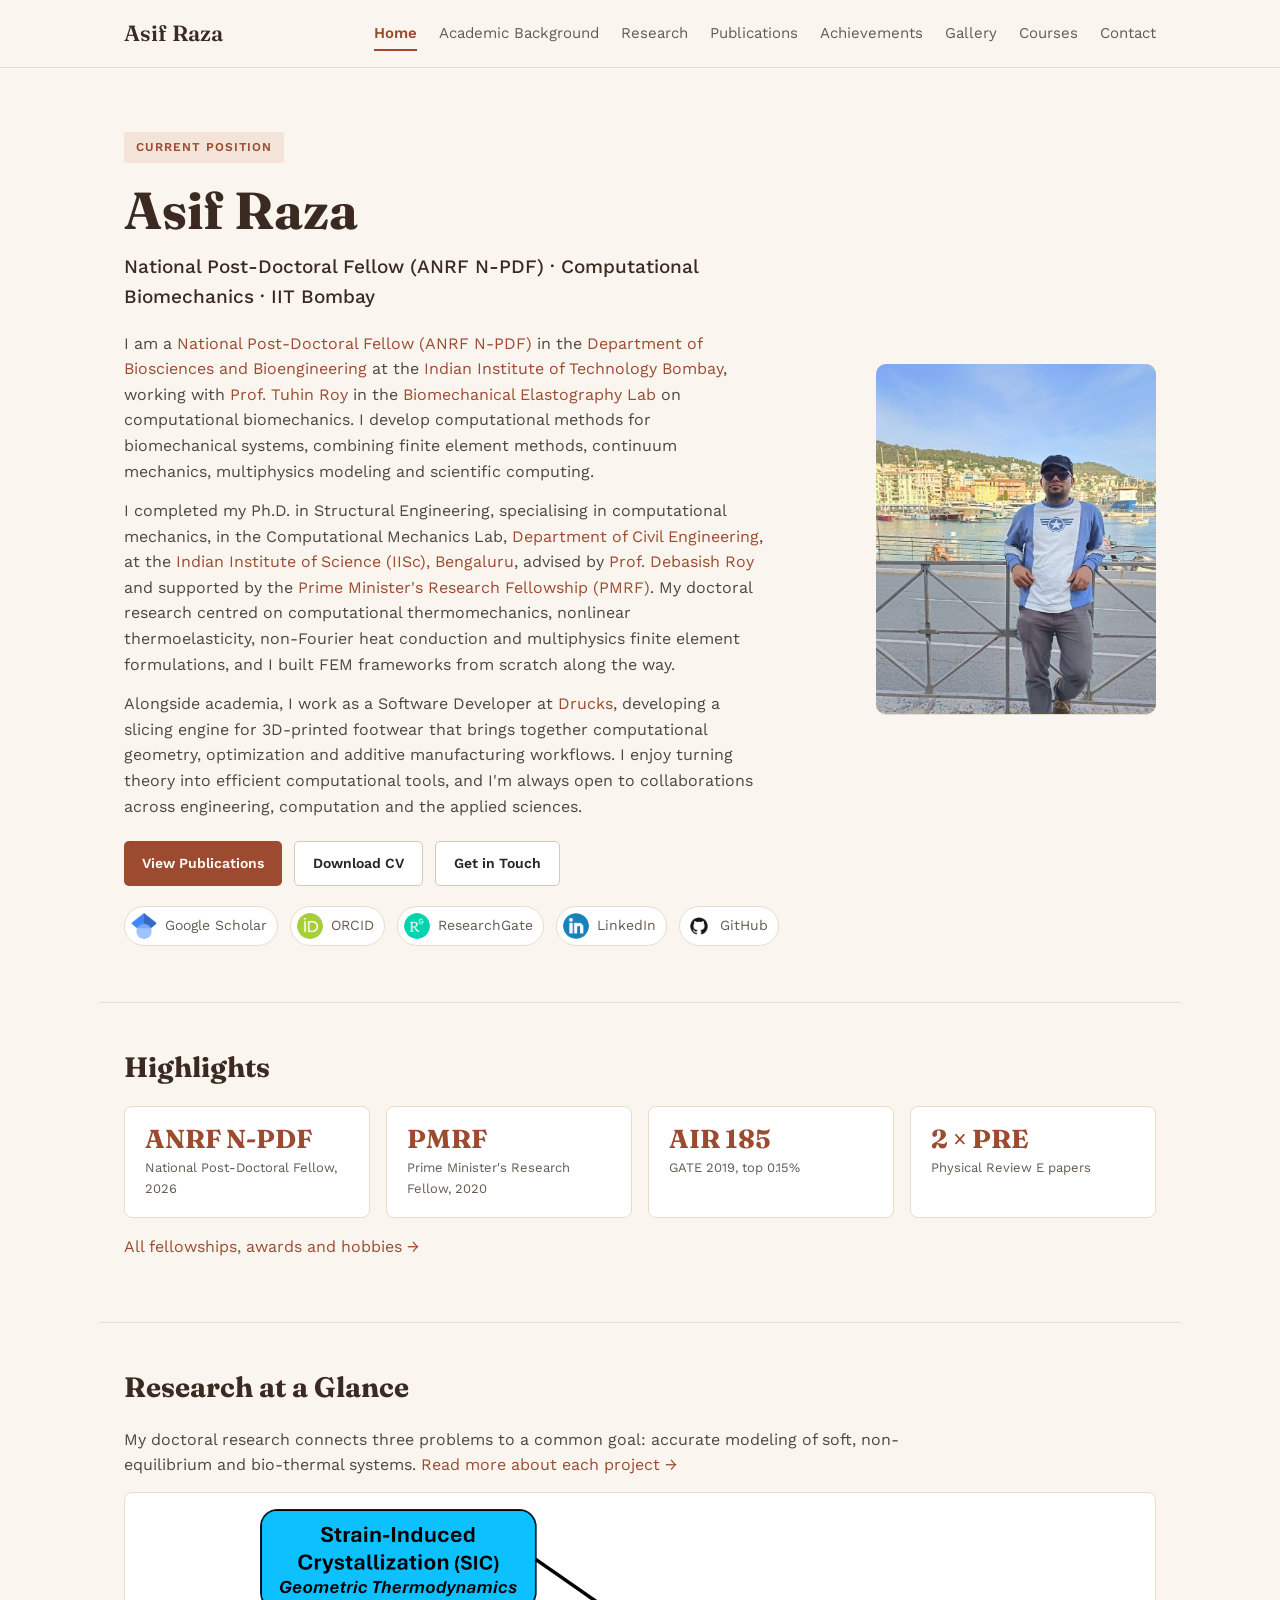
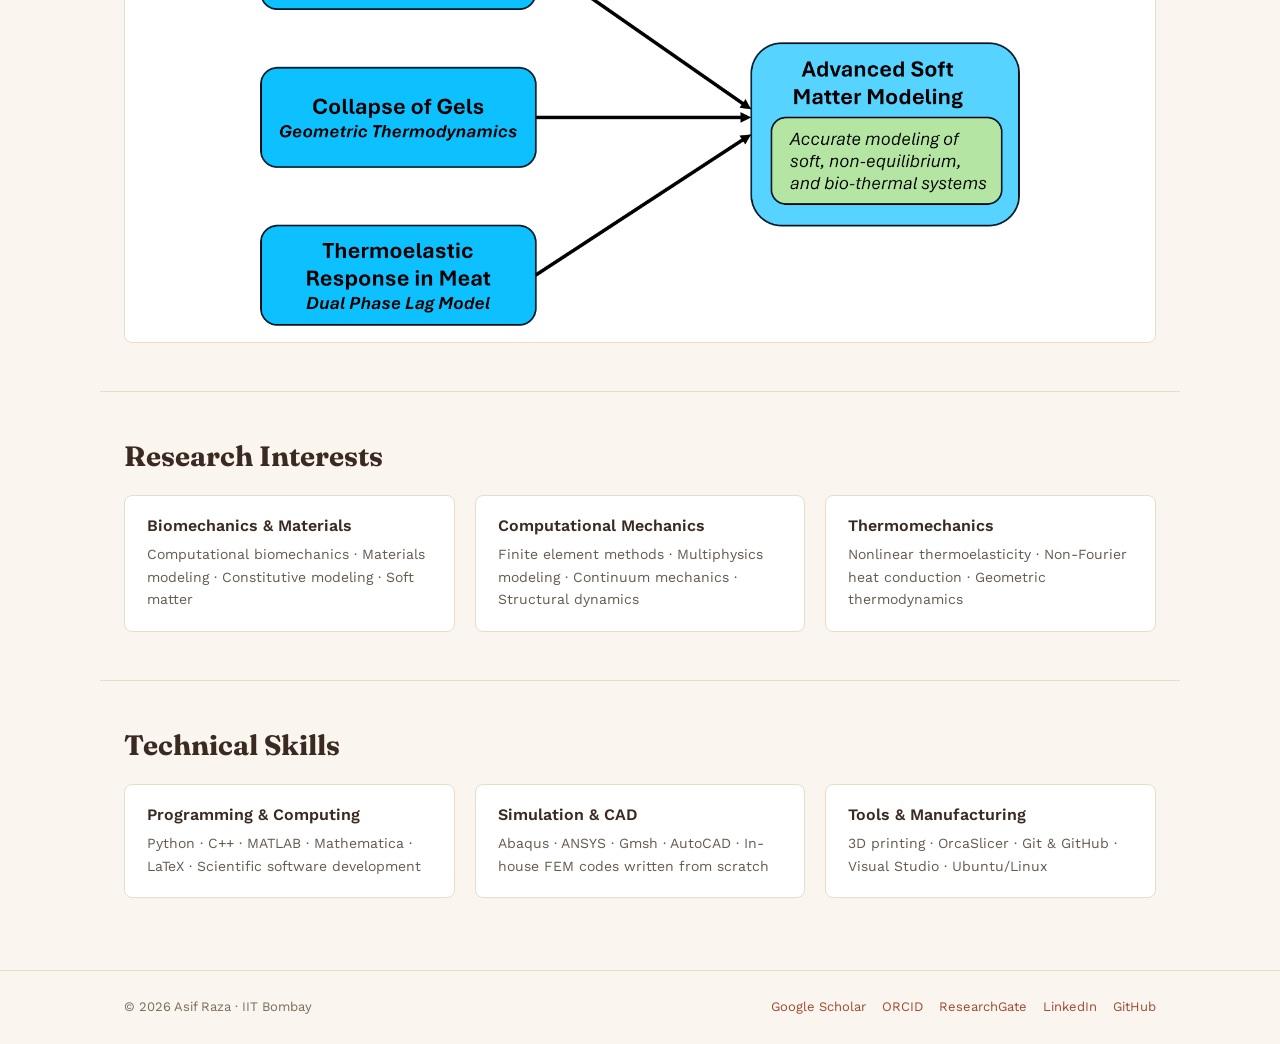
<file: index.html>
<!doctype html>
<html lang="en">
<head>
<meta charset="utf-8">
<meta name="viewport" content="width=device-width, initial-scale=1">
<title>Asif Raza</title>
<meta name="description" content="Asif Raza: National Post-Doctoral Fellow (ANRF N-PDF) in computational biomechanics, Department of Biosciences and Bioengineering, IIT Bombay.">
<link rel="icon" href="favicon.svg" type="image/svg+xml">
<link rel="stylesheet" href="styles.css">
</head>
<body>

<!-- ===== TOP MENU (same on every page) ===== -->
<header class="site-header">
  <nav class="nav" aria-label="Main">
    <a class="brand" href="index.html">Asif Raza</a>
    <div class="nav-links">
      <a href="index.html" class="active" aria-current="page">Home</a>
      <a href="academic-background.html">Academic Background</a>
      <a href="research.html">Research</a>
      <a href="publications.html">Publications</a>
      <a href="achievements.html">Achievements</a>
      <a href="gallery.html">Gallery</a>
      <a href="courses.html">Courses</a>
      <a href="contact.html">Contact</a>
    </div>
  </nav>
</header>

<main>

<!-- ===== HERO: name, position, short intro, photo ===== -->
<section class="hero">
  <div>
    <div class="tag">Current Position</div>
    <h1>Asif Raza</h1>
    <p class="subtitle">National Post-Doctoral Fellow (ANRF N-PDF) · Computational Biomechanics · IIT Bombay</p>
    <p>
      I am a <a href="https://anrfonline.in/ANRF/npdf" target="_blank" rel="noopener">National Post-Doctoral Fellow (ANRF N-PDF)</a> in the
      <a href="https://www.bio.iitb.ac.in/" target="_blank" rel="noopener">Department of Biosciences and Bioengineering</a> at the
      <a href="https://www.iitb.ac.in/" target="_blank" rel="noopener">Indian Institute of Technology Bombay</a>, working with <a href="https://www.bio.iitb.ac.in/~tuhinroy/" target="_blank" rel="noopener">Prof. Tuhin Roy</a> in the
      <a href="https://www.bio.iitb.ac.in/~tuhinroy/" target="_blank" rel="noopener">Biomechanical Elastography Lab</a> on
      computational biomechanics. I develop computational methods for biomechanical systems, combining
      finite element methods, continuum mechanics, multiphysics modeling and scientific computing.
    </p>
    <p>
      I completed my Ph.D. in Structural Engineering, specialising in computational mechanics, in the
      Computational Mechanics Lab, <a href="https://www.civil.iisc.ac.in/" target="_blank" rel="noopener">Department of Civil Engineering</a>, at the
      <a href="https://www.iisc.ac.in/" target="_blank" rel="noopener">Indian Institute of Science (IISc), Bengaluru</a>, advised by <a href="https://civil.iisc.ac.in/~royd/" target="_blank" rel="noopener">Prof. Debasish Roy</a>
      and supported by the <a href="https://pmrf.in/" target="_blank" rel="noopener">Prime Minister's Research Fellowship (PMRF)</a>. My doctoral research
      centred on computational thermomechanics, nonlinear thermoelasticity, non-Fourier heat conduction and
      multiphysics finite element formulations, and I built FEM frameworks from scratch along the way.
    </p>
    <p>
      Alongside academia, I work as a Software Developer at <a href="academic-background.html#drucks">Drucks</a>,
      developing a slicing engine for 3D-printed footwear that brings together computational geometry,
      optimization and additive manufacturing workflows. I enjoy turning theory into efficient computational
      tools, and I'm always open to collaborations across engineering, computation and the applied sciences.
    </p>
    <div class="btn-row">
      <a href="publications.html" class="btn btn-primary">View Publications</a>
      <!-- CV: upload your CV to the repository as cv.pdf and this button will work -->
      <a href="cv.pdf" class="btn btn-ghost" target="_blank" rel="noopener">Download CV</a>
      <a href="contact.html" class="btn btn-ghost">Get in Touch</a>
    </div>
    <div class="social">
        <a href="https://scholar.google.com/citations?user=yoYc0-4AAAAJ&hl=en" target="_blank" rel="noopener"><img src="images/logos/google-scholar.png" alt="">Google Scholar</a>
        <a href="https://orcid.org/0000-0002-0354-5394" target="_blank" rel="noopener"><img src="images/logos/orcid.png" alt="">ORCID</a>
        <a href="https://www.researchgate.net/profile/Asif-Raza-32" target="_blank" rel="noopener"><img src="images/logos/researchgate.png" alt="">ResearchGate</a>
        <a href="https://www.linkedin.com/in/asifraza-iisc" target="_blank" rel="noopener"><img src="images/logos/linkedin.png" alt="">LinkedIn</a>
        <a href="https://github.com/asifraza5283" target="_blank" rel="noopener"><img src="images/logos/github.png" alt="">GitHub</a>
      </div>
  </div>
  <div class="profile-photo">
    <img src="images/profile.jpg" alt="Asif Raza">
  </div>
</section>

<!-- ===== HIGHLIGHTS ===== -->
<section class="section">
  <h2>Highlights</h2>
  <div class="stats">
    <a class="stat" href="achievements.html#fellowships"><span class="stat-big">ANRF N-PDF</span><span class="stat-small">National Post-Doctoral Fellow, 2026</span></a>
    <a class="stat" href="achievements.html#fellowships"><span class="stat-big">PMRF</span><span class="stat-small">Prime Minister's Research Fellow, 2020</span></a>
    <a class="stat" href="achievements.html#distinctions"><span class="stat-big">AIR 185</span><span class="stat-small">GATE 2019, top 0.15%</span></a>
    <a class="stat" href="publications.html"><span class="stat-big">2 × PRE</span><span class="stat-small">Physical Review E papers</span></a>
  </div>
  <p style="margin-top:16px;"><a href="achievements.html">All fellowships, awards and hobbies →</a></p>
</section>

<!-- ===== RESEARCH AT A GLANCE ===== -->
<section class="section">
  <h2>Research at a Glance</h2>
  <p>My doctoral research connects three problems to a common goal: accurate modeling of soft,
  non-equilibrium and bio-thermal systems. <a href="research.html">Read more about each project →</a></p>
  <div class="figure-wide">
    <img src="images/research/phd-research-summary.png" alt="Diagram: strain-induced crystallization, collapse of gels and thermoelastic response with the dual phase lag model, all feeding into advanced soft matter modeling">
  </div>
</section>

<!-- ===== RESEARCH INTERESTS ===== -->
<section class="section">
  <h2>Research Interests</h2>
  <div class="grid-3">
    <div class="card">
      <h3>Biomechanics &amp; Materials</h3>
      <p>Computational biomechanics · Materials modeling · Constitutive modeling · Soft matter</p>
    </div>
    <div class="card">
      <h3>Computational Mechanics</h3>
      <p>Finite element methods · Multiphysics modeling · Continuum mechanics · Structural dynamics</p>
    </div>
    <div class="card">
      <h3>Thermomechanics</h3>
      <p>Nonlinear thermoelasticity · Non-Fourier heat conduction · Geometric thermodynamics</p>
    </div>
  </div>
</section>

<!-- ===== TECHNICAL SKILLS ===== -->
<section class="section">
  <h2>Technical Skills</h2>
  <div class="grid-3">
    <div class="card">
      <h3>Programming &amp; Computing</h3>
      <p>Python · C++ · MATLAB · Mathematica · LaTeX · Scientific software development</p>
    </div>
    <div class="card">
      <h3>Simulation &amp; CAD</h3>
      <p>Abaqus · ANSYS · Gmsh · AutoCAD · In-house FEM codes written from scratch</p>
    </div>
    <div class="card">
      <h3>Tools &amp; Manufacturing</h3>
      <p>3D printing · OrcaSlicer · Git &amp; GitHub · Visual Studio · Ubuntu/Linux</p>
    </div>
  </div>
</section>

</main>

<!-- ===== FOOTER (same on every page) ===== -->
<footer class="site-footer">
  <div class="footer-inner">
    <div>© 2026 Asif Raza · IIT Bombay</div>
    <div class="links">
      <a href="https://scholar.google.com/citations?user=yoYc0-4AAAAJ&hl=en" target="_blank" rel="noopener">Google Scholar</a>
      <a href="https://orcid.org/0000-0002-0354-5394" target="_blank" rel="noopener">ORCID</a>
      <a href="https://www.researchgate.net/profile/Asif-Raza-32" target="_blank" rel="noopener">ResearchGate</a>
      <a href="https://www.linkedin.com/in/asifraza-iisc" target="_blank" rel="noopener">LinkedIn</a>
      <a href="https://github.com/asifraza5283" target="_blank" rel="noopener">GitHub</a>
    </div>
  </div>
</footer>

</body>
</html>
</file>
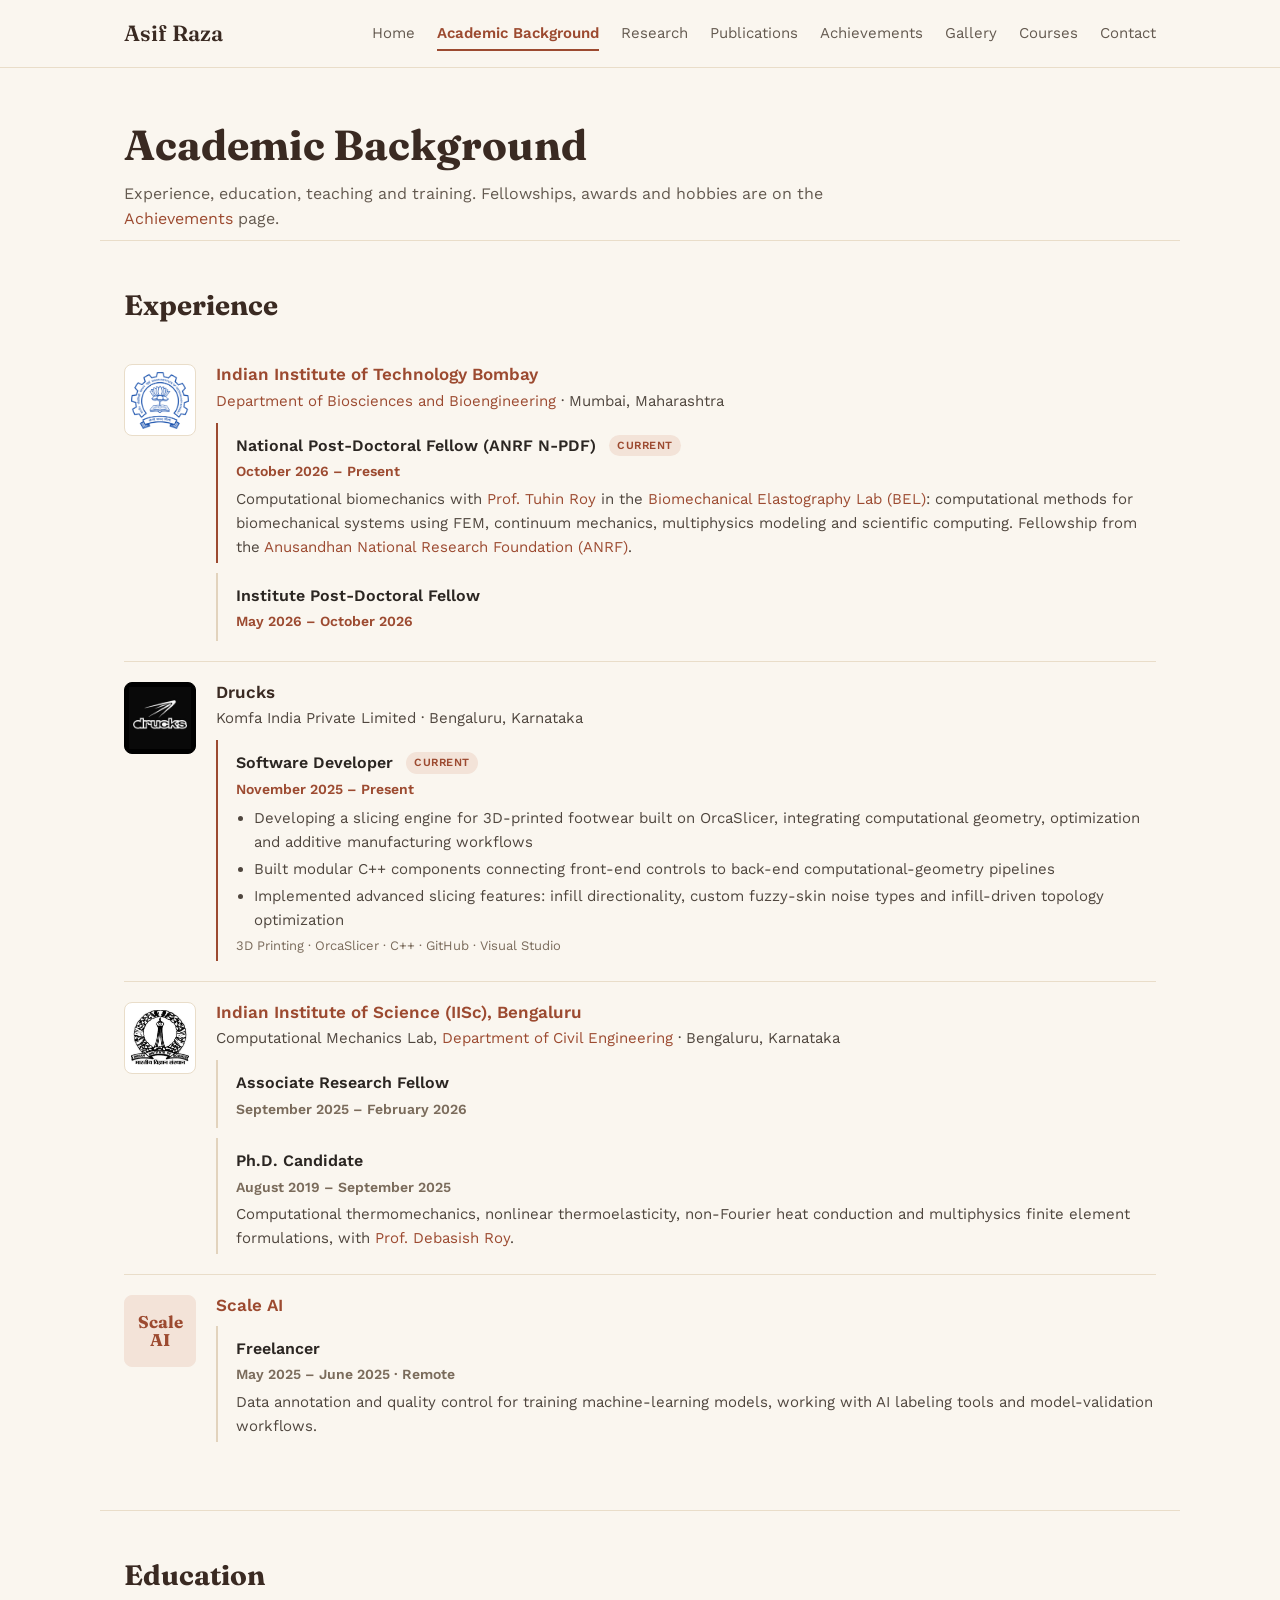
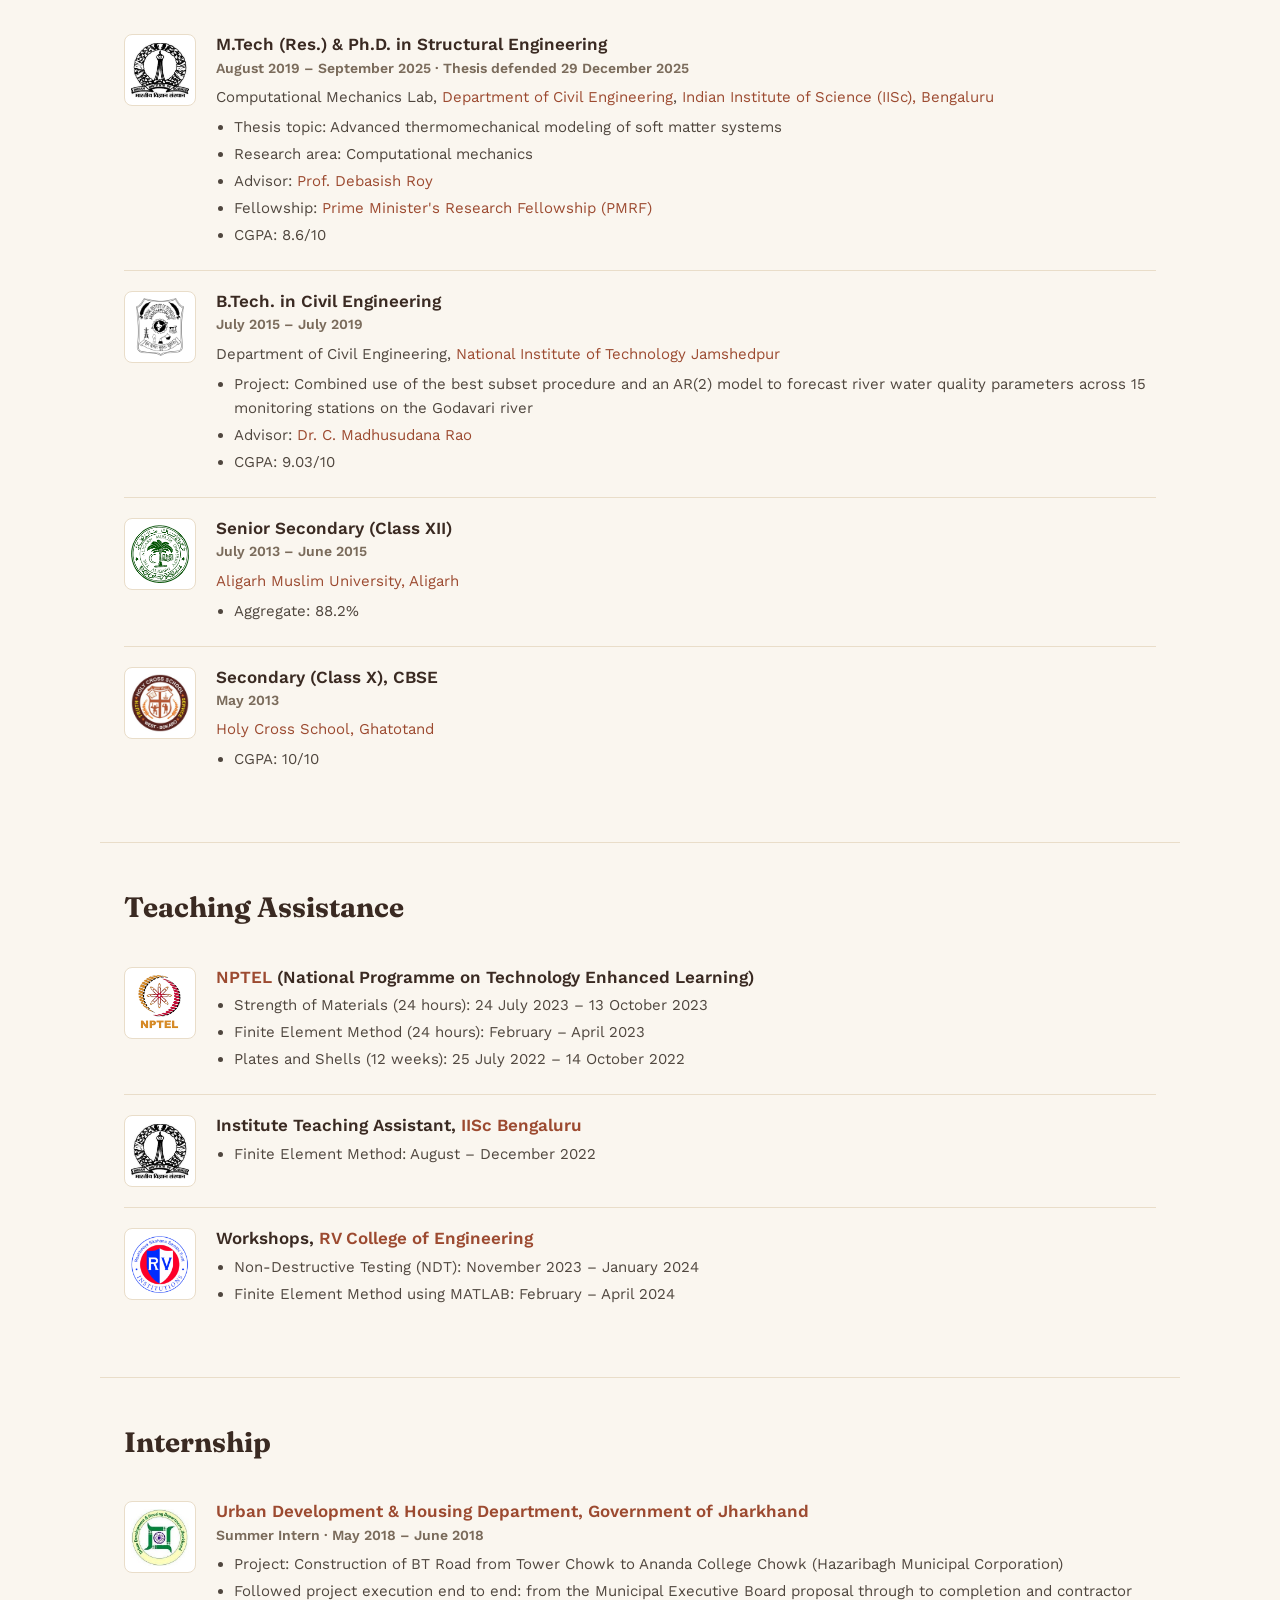
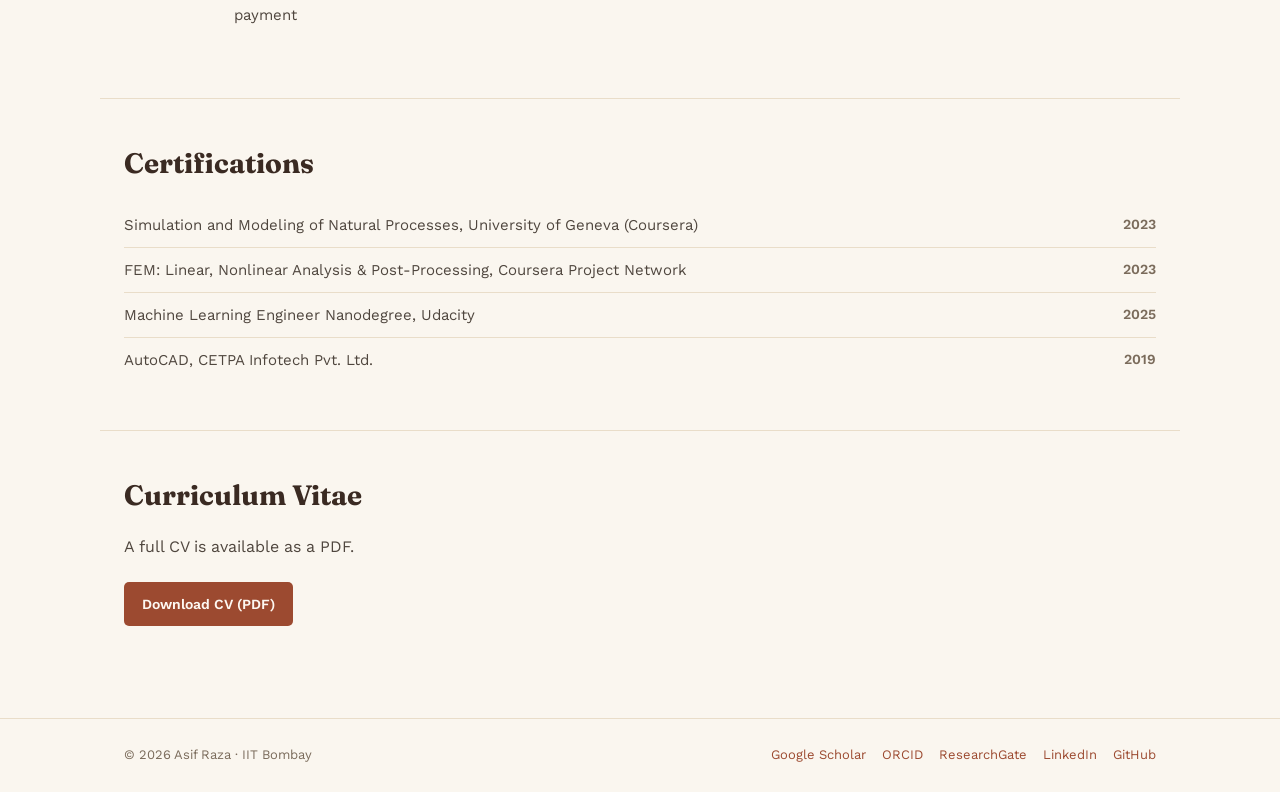
<file: academic-background.html>
<!doctype html>
<html lang="en">
<head>
<meta charset="utf-8">
<meta name="viewport" content="width=device-width, initial-scale=1">
<title>Academic Background | Asif Raza</title>
<meta name="description" content="Asif Raza: National Post-Doctoral Fellow (ANRF N-PDF) in computational biomechanics, Department of Biosciences and Bioengineering, IIT Bombay.">
<link rel="icon" href="favicon.svg" type="image/svg+xml">
<link rel="stylesheet" href="styles.css">
</head>
<body>

<!-- ===== TOP MENU (same on every page) ===== -->
<header class="site-header">
  <nav class="nav" aria-label="Main">
    <a class="brand" href="index.html">Asif Raza</a>
    <div class="nav-links">
      <a href="index.html">Home</a>
      <a href="academic-background.html" class="active" aria-current="page">Academic Background</a>
      <a href="research.html">Research</a>
      <a href="publications.html">Publications</a>
      <a href="achievements.html">Achievements</a>
      <a href="gallery.html">Gallery</a>
      <a href="courses.html">Courses</a>
      <a href="contact.html">Contact</a>
    </div>
  </nav>
</header>

<main>

<div class="page-title">
  <h1>Academic Background</h1>
  <p>Experience, education, teaching and training. Fellowships, awards and hobbies are on the <a href="achievements.html">Achievements</a> page.</p>
</div>

<!-- ===== EXPERIENCE =====
     Each organisation is one "entry" block; each role inside it is one "role" block.
     To add a role: copy a <div class="role"> ... </div> block and change the text. -->
<section class="section">
  <h2>Experience</h2>

  <div class="entry current">
    <a class="logo" href="https://www.iitb.ac.in/" target="_blank" rel="noopener"><img src="images/logos/iitb.png" alt="IIT Bombay logo"></a>
    <div>
      <h3><a href="https://www.iitb.ac.in/" target="_blank" rel="noopener">Indian Institute of Technology Bombay</a></h3>
      <p class="meta"><a href="https://www.bio.iitb.ac.in/" target="_blank" rel="noopener">Department of Biosciences and Bioengineering</a> · Mumbai, Maharashtra</p>
      <div class="role">
        <div class="role-title">National Post-Doctoral Fellow (ANRF N-PDF) <span class="badge">Current</span></div>
        <div class="when">October 2026 – Present</div>
        <p>Computational biomechanics with <a href="https://www.bio.iitb.ac.in/~tuhinroy/" target="_blank" rel="noopener">Prof. Tuhin Roy</a> in the <a href="https://www.bio.iitb.ac.in/~tuhinroy/" target="_blank" rel="noopener">Biomechanical Elastography Lab (BEL)</a>: computational methods for biomechanical
        systems using FEM, continuum mechanics, multiphysics modeling and scientific computing.
        Fellowship from the <a href="https://anrfonline.in/ANRF/npdf" target="_blank" rel="noopener">Anusandhan National Research Foundation (ANRF)</a>.</p>
      </div>
      <div class="role">
        <div class="role-title">Institute Post-Doctoral Fellow</div>
        <div class="when">May 2026 – October 2026</div>
      </div>
    </div>
  </div>

  <div class="entry current" id="drucks">
    <div class="logo dark"><img src="images/logos/drucks.jpg" alt="Drucks logo"></div>
    <div>
      <h3>Drucks</h3>
      <p class="meta">Komfa India Private Limited · Bengaluru, Karnataka</p>
      <div class="role">
        <div class="role-title">Software Developer <span class="badge">Current</span></div>
        <div class="when">November 2025 – Present</div>
        <ul>
          <li>Developing a slicing engine for 3D-printed footwear built on OrcaSlicer, integrating computational
          geometry, optimization and additive manufacturing workflows</li>
          <li>Built modular C++ components connecting front-end controls to back-end computational-geometry pipelines</li>
          <li>Implemented advanced slicing features: infill directionality, custom fuzzy-skin noise types and
          infill-driven topology optimization</li>
        </ul>
        <p class="skills">3D Printing · OrcaSlicer · C++ · GitHub · Visual Studio</p>
      </div>
    </div>
  </div>

  <div class="entry">
    <a class="logo" href="https://www.iisc.ac.in/" target="_blank" rel="noopener"><img src="images/logos/iisc.jpg" alt="IISc logo"></a>
    <div>
      <h3><a href="https://www.iisc.ac.in/" target="_blank" rel="noopener">Indian Institute of Science (IISc), Bengaluru</a></h3>
      <p class="meta">Computational Mechanics Lab, <a href="https://www.civil.iisc.ac.in/" target="_blank" rel="noopener">Department of Civil Engineering</a> · Bengaluru, Karnataka</p>
      <div class="role">
        <div class="role-title">Associate Research Fellow</div>
        <div class="when">September 2025 – February 2026</div>
      </div>
      <div class="role">
        <div class="role-title">Ph.D. Candidate</div>
        <div class="when">August 2019 – September 2025</div>
        <p>Computational thermomechanics, nonlinear thermoelasticity, non-Fourier heat conduction and
        multiphysics finite element formulations, with <a href="https://civil.iisc.ac.in/~royd/" target="_blank" rel="noopener">Prof. Debasish Roy</a>.</p>
      </div>
    </div>
  </div>

  <div class="entry">
    <!-- To use the Scale AI logo: upload it as images/logos/scale-ai.png and replace the next line with
         <a class="logo" href="https://scale.com/" target="_blank" rel="noopener"><img src="images/logos/scale-ai.png" alt="Scale AI logo"></a> -->
    <div class="logo mono" aria-hidden="true">Scale<br>AI</div>
    <div>
      <h3><a href="https://scale.com/" target="_blank" rel="noopener">Scale AI</a></h3>
      <div class="role">
        <div class="role-title">Freelancer</div>
        <div class="when">May 2025 – June 2025 · Remote</div>
        <p>Data annotation and quality control for training machine-learning models, working with AI labeling
        tools and model-validation workflows.</p>
      </div>
    </div>
  </div>
</section>

<!-- ===== EDUCATION ===== -->
<section class="section">
  <h2>Education</h2>

  <div class="entry">
    <a class="logo" href="https://www.iisc.ac.in/" target="_blank" rel="noopener"><img src="images/logos/iisc.jpg" alt="IISc logo"></a>
    <div>
      <h3>M.Tech (Res.) &amp; Ph.D. in Structural Engineering</h3>
      <div class="when">August 2019 – September 2025 · Thesis defended 29 December 2025</div>
      <p>Computational Mechanics Lab, <a href="https://www.civil.iisc.ac.in/" target="_blank" rel="noopener">Department of Civil Engineering</a>, <a href="https://www.iisc.ac.in/" target="_blank" rel="noopener">Indian Institute of Science (IISc), Bengaluru</a></p>
      <ul>
        <li>Thesis topic: Advanced thermomechanical modeling of soft matter systems</li>
        <li>Research area: Computational mechanics</li>
        <li>Advisor: <a href="https://civil.iisc.ac.in/~royd/" target="_blank" rel="noopener">Prof. Debasish Roy</a></li>
        <li>Fellowship: <a href="https://pmrf.in/" target="_blank" rel="noopener">Prime Minister's Research Fellowship (PMRF)</a></li>
        <li>CGPA: 8.6/10</li>
      </ul>
    </div>
  </div>

  <div class="entry">
    <a class="logo" href="https://www.nitjsr.ac.in/" target="_blank" rel="noopener"><img src="images/logos/nit-jamshedpur.png" alt="NIT Jamshedpur logo"></a>
    <div>
      <h3>B.Tech. in Civil Engineering</h3>
      <div class="when">July 2015 – July 2019</div>
      <p>Department of Civil Engineering, <a href="https://www.nitjsr.ac.in/" target="_blank" rel="noopener">National Institute of Technology Jamshedpur</a></p>
      <ul>
        <li>Project: Combined use of the best subset procedure and an AR(2) model to forecast river water quality parameters
        across 15 monitoring stations on the Godavari river</li>
        <li>Advisor: <a href="https://nitjsr.irins.org/profile/100496" target="_blank" rel="noopener">Dr. C. Madhusudana Rao</a></li>
        <li>CGPA: 9.03/10</li>
      </ul>
    </div>
  </div>

  <div class="entry">
    <a class="logo" href="https://www.amu.ac.in/" target="_blank" rel="noopener"><img src="images/logos/amu.png" alt="Aligarh Muslim University logo"></a>
    <div>
      <h3>Senior Secondary (Class XII)</h3>
      <div class="when">July 2013 – June 2015</div>
      <p><a href="https://www.amu.ac.in/" target="_blank" rel="noopener">Aligarh Muslim University, Aligarh</a></p>
      <ul><li>Aggregate: 88.2%</li></ul>
    </div>
  </div>

  <div class="entry">
    <a class="logo" href="https://holycrossghato.edu.in/" target="_blank" rel="noopener"><img src="images/logos/holy-cross.jpg" alt="Holy Cross School logo"></a>
    <div>
      <h3>Secondary (Class X), CBSE</h3>
      <div class="when">May 2013</div>
      <p><a href="https://holycrossghato.edu.in/" target="_blank" rel="noopener">Holy Cross School, Ghatotand</a></p>
      <ul><li>CGPA: 10/10</li></ul>
    </div>
  </div>
</section>

<!-- ===== TEACHING ASSISTANCE ===== -->
<section class="section">
  <h2>Teaching Assistance</h2>

  <div class="entry">
    <a class="logo" href="https://nptel.ac.in/" target="_blank" rel="noopener"><img src="images/logos/nptel.png" alt="NPTEL logo"></a>
    <div>
      <h3><a href="https://nptel.ac.in/" target="_blank" rel="noopener">NPTEL</a> (National Programme on Technology Enhanced Learning)</h3>
      <ul>
        <li>Strength of Materials (24 hours): 24 July 2023 – 13 October 2023</li>
        <li>Finite Element Method (24 hours): February – April 2023</li>
        <li>Plates and Shells (12 weeks): 25 July 2022 – 14 October 2022</li>
      </ul>
    </div>
  </div>

  <div class="entry">
    <a class="logo" href="https://www.iisc.ac.in/" target="_blank" rel="noopener"><img src="images/logos/iisc.jpg" alt="IISc logo"></a>
    <div>
      <h3>Institute Teaching Assistant, <a href="https://www.iisc.ac.in/" target="_blank" rel="noopener">IISc Bengaluru</a></h3>
      <ul><li>Finite Element Method: August – December 2022</li></ul>
    </div>
  </div>

  <div class="entry">
    <a class="logo" href="https://rvce.edu.in/" target="_blank" rel="noopener"><img src="images/logos/rv-college.png" alt="RV College of Engineering logo"></a>
    <div>
      <h3>Workshops, <a href="https://rvce.edu.in/" target="_blank" rel="noopener">RV College of Engineering</a></h3>
      <ul>
        <li>Non-Destructive Testing (NDT): November 2023 – January 2024</li>
        <li>Finite Element Method using MATLAB: February – April 2024</li>
      </ul>
    </div>
  </div>
</section>

<!-- ===== INTERNSHIP ===== -->
<section class="section">
  <h2>Internship</h2>
  <div class="entry">
    <a class="logo" href="https://udhd.jharkhand.gov.in/" target="_blank" rel="noopener"><img src="images/logos/udhd-jharkhand.jpg" alt="Urban Development and Housing Department, Jharkhand logo"></a>
    <div>
      <h3><a href="https://udhd.jharkhand.gov.in/" target="_blank" rel="noopener">Urban Development &amp; Housing Department, Government of Jharkhand</a></h3>
      <div class="when">Summer Intern · May 2018 – June 2018</div>
      <ul>
        <li>Project: Construction of BT Road from Tower Chowk to Ananda College Chowk (Hazaribagh Municipal Corporation)</li>
        <li>Followed project execution end to end: from the Municipal Executive Board proposal through to completion and contractor payment</li>
      </ul>
    </div>
  </div>
</section>

<!-- ===== CERTIFICATIONS ===== -->
<section class="section">
  <h2>Certifications</h2>
  <ul class="award-list">
    <li><span>Simulation and Modeling of Natural Processes, University of Geneva (Coursera)</span><span class="yr">2023</span></li>
    <li><span>FEM: Linear, Nonlinear Analysis &amp; Post-Processing, Coursera Project Network</span><span class="yr">2023</span></li>
    <li><span>Machine Learning Engineer Nanodegree, Udacity</span><span class="yr">2025</span></li>
    <li><span>AutoCAD, CETPA Infotech Pvt. Ltd.</span><span class="yr">2019</span></li>
  </ul>
</section>

<!-- ===== CV ===== -->
<section class="section">
  <h2>Curriculum Vitae</h2>
  <p>A full CV is available as a PDF.</p>
  <div class="btn-row"><a href="cv.pdf" class="btn btn-primary" target="_blank" rel="noopener">Download CV (PDF)</a></div>
</section>

</main>

<!-- ===== FOOTER (same on every page) ===== -->
<footer class="site-footer">
  <div class="footer-inner">
    <div>© 2026 Asif Raza · IIT Bombay</div>
    <div class="links">
      <a href="https://scholar.google.com/citations?user=yoYc0-4AAAAJ&hl=en" target="_blank" rel="noopener">Google Scholar</a>
      <a href="https://orcid.org/0000-0002-0354-5394" target="_blank" rel="noopener">ORCID</a>
      <a href="https://www.researchgate.net/profile/Asif-Raza-32" target="_blank" rel="noopener">ResearchGate</a>
      <a href="https://www.linkedin.com/in/asifraza-iisc" target="_blank" rel="noopener">LinkedIn</a>
      <a href="https://github.com/asifraza5283" target="_blank" rel="noopener">GitHub</a>
    </div>
  </div>
</footer>

</body>
</html>
</file>
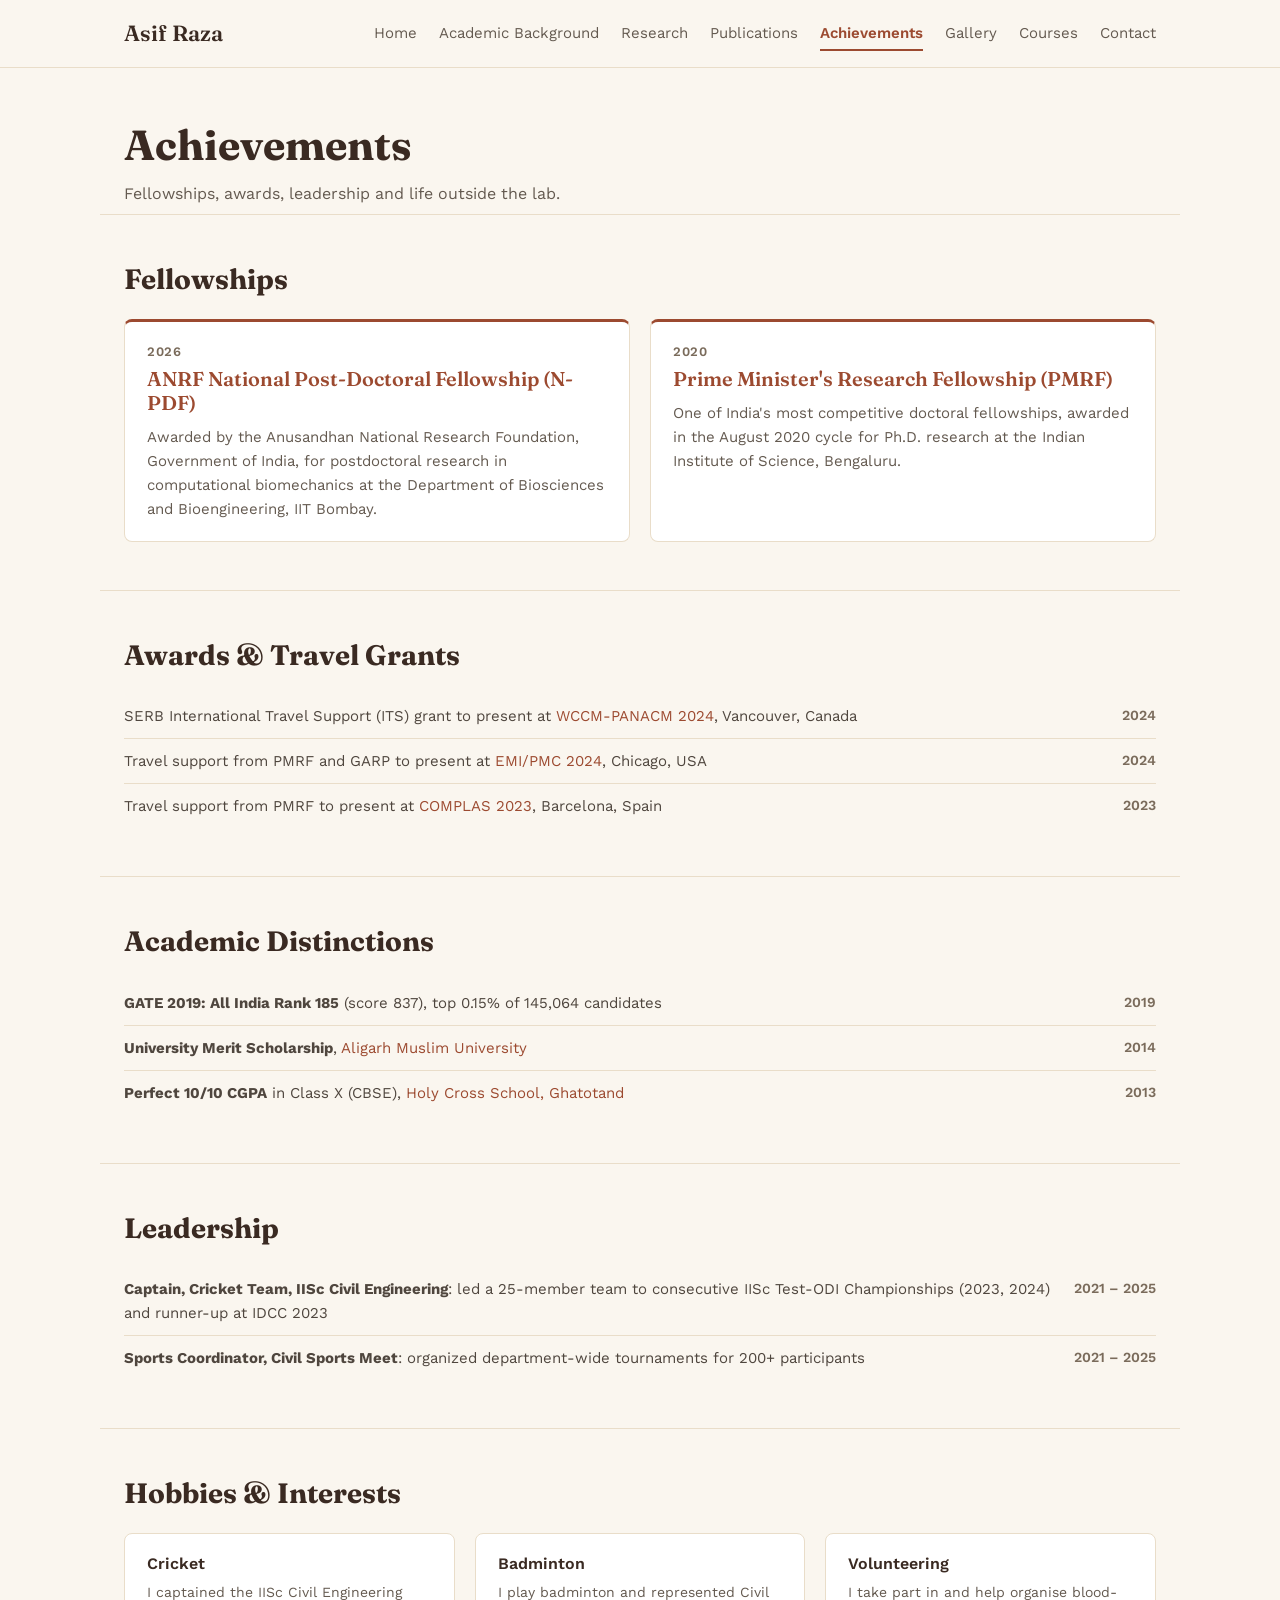
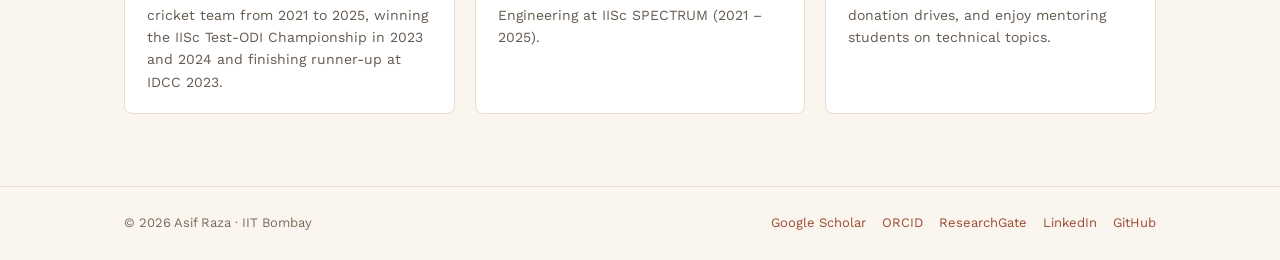
<file: achievements.html>
<!doctype html>
<html lang="en">
<head>
<meta charset="utf-8">
<meta name="viewport" content="width=device-width, initial-scale=1">
<title>Achievements | Asif Raza</title>
<meta name="description" content="Asif Raza: National Post-Doctoral Fellow (ANRF N-PDF) in computational biomechanics, Department of Biosciences and Bioengineering, IIT Bombay.">
<link rel="icon" href="favicon.svg" type="image/svg+xml">
<link rel="stylesheet" href="styles.css">
</head>
<body>

<!-- ===== TOP MENU (same on every page) ===== -->
<header class="site-header">
  <nav class="nav" aria-label="Main">
    <a class="brand" href="index.html">Asif Raza</a>
    <div class="nav-links">
      <a href="index.html">Home</a>
      <a href="academic-background.html">Academic Background</a>
      <a href="research.html">Research</a>
      <a href="publications.html">Publications</a>
      <a href="achievements.html" class="active" aria-current="page">Achievements</a>
      <a href="gallery.html">Gallery</a>
      <a href="courses.html">Courses</a>
      <a href="contact.html">Contact</a>
    </div>
  </nav>
</header>

<main>

<div class="page-title">
  <h1>Achievements</h1>
  <p>Fellowships, awards, leadership and life outside the lab.</p>
</div>

<!-- ===== FELLOWSHIPS =====
     To add an item: copy one <li> ... </li> line and change the text and year. -->
<section class="section" id="fellowships">
  <h2>Fellowships</h2>
  <div class="grid-2">
    <div class="card feature">
      <div class="feature-yr">2026</div>
      <h3><a href="https://anrfonline.in/ANRF/npdf" target="_blank" rel="noopener">ANRF National Post-Doctoral Fellowship (N-PDF)</a></h3>
      <p>Awarded by the Anusandhan National Research Foundation, Government of India, for postdoctoral research
      in computational biomechanics at the Department of Biosciences and Bioengineering, IIT Bombay.</p>
    </div>
    <div class="card feature">
      <div class="feature-yr">2020</div>
      <h3><a href="https://pmrf.in/" target="_blank" rel="noopener">Prime Minister's Research Fellowship (PMRF)</a></h3>
      <p>One of India's most competitive doctoral fellowships, awarded in the August 2020 cycle for Ph.D. research
      at the Indian Institute of Science, Bengaluru.</p>
    </div>
  </div>
</section>

<!-- ===== AWARDS & GRANTS ===== -->
<section class="section" id="awards">
  <h2>Awards &amp; Travel Grants</h2>
  <ul class="award-list">
    <li><span>SERB International Travel Support (ITS) grant to present at <a href="https://www.wccm2024.org/" target="_blank" rel="noopener">WCCM-PANACM 2024</a>, Vancouver, Canada</span><span class="yr">2024</span></li>
    <li><span>Travel support from PMRF and GARP to present at <a href="https://www.asce.org/education-and-events/events/meetings/engineering-mechanics-institute-conference-and-probabilistic-mechanics-and-reliability-conference-emi-pmc-2024" target="_blank" rel="noopener">EMI/PMC 2024</a>, Chicago, USA</span><span class="yr">2024</span></li>
    <li><span>Travel support from PMRF to present at <a href="https://complas2023.cimne.com/" target="_blank" rel="noopener">COMPLAS 2023</a>, Barcelona, Spain</span><span class="yr">2023</span></li>
  </ul>
</section>

<!-- ===== ACADEMIC DISTINCTIONS ===== -->
<section class="section" id="distinctions">
  <h2>Academic Distinctions</h2>
  <ul class="award-list">
    <li><span><strong>GATE 2019: All India Rank 185</strong> (score 837), top 0.15% of 145,064 candidates</span><span class="yr">2019</span></li>
    <li><span><strong>University Merit Scholarship</strong>, <a href="https://www.amu.ac.in/" target="_blank" rel="noopener">Aligarh Muslim University</a></span><span class="yr">2014</span></li>
    <li><span><strong>Perfect 10/10 CGPA</strong> in Class X (CBSE), <a href="https://holycrossghato.edu.in/" target="_blank" rel="noopener">Holy Cross School, Ghatotand</a></span><span class="yr">2013</span></li>
  </ul>
</section>

<!-- ===== LEADERSHIP ===== -->
<section class="section" id="leadership">
  <h2>Leadership</h2>
  <ul class="award-list">
    <li><span><strong>Captain, Cricket Team, IISc Civil Engineering</strong>: led a 25-member team to consecutive IISc
    Test-ODI Championships (2023, 2024) and runner-up at IDCC 2023</span><span class="yr">2021 – 2025</span></li>
    <li><span><strong>Sports Coordinator, Civil Sports Meet</strong>: organized department-wide tournaments for 200+ participants</span><span class="yr">2021 – 2025</span></li>
  </ul>
</section>

<!-- ===== HOBBIES ===== -->
<section class="section" id="hobbies">
  <h2>Hobbies &amp; Interests</h2>
  <div class="grid-3">
    <div class="card">
      <h3>Cricket</h3>
      <p>I captained the IISc Civil Engineering cricket team from 2021 to 2025, winning the IISc Test-ODI
      Championship in 2023 and 2024 and finishing runner-up at IDCC 2023.</p>
    </div>
    <div class="card">
      <h3>Badminton</h3>
      <p>I play badminton and represented Civil Engineering at IISc SPECTRUM (2021 – 2025).</p>
    </div>
    <div class="card">
      <h3>Volunteering</h3>
      <p>I take part in and help organise blood-donation drives, and enjoy mentoring students on technical topics.</p>
    </div>
  </div>

  <!-- ===== CRICKET PHOTOS (add later) =====
       1. Upload your photos into the folder images/hobbies/ (e.g. cricket-01.jpg, cricket-02.jpg, cricket-03.jpg)
       2. Delete the line that says "PHOTOS START" and the line that says "PHOTOS END" below
       3. Change the file names and captions to match your photos -->
  <!-- PHOTOS START
  <div class="gallery" style="margin-top:24px;">
    <figure><a href="images/hobbies/cricket-01.jpg" target="_blank" rel="noopener"><img src="images/hobbies/cricket-01.jpg" alt="IISc Civil Engineering cricket team" loading="lazy"></a><figcaption>IISc Test-ODI Championship winners, 2023</figcaption></figure>
    <figure><a href="images/hobbies/cricket-02.jpg" target="_blank" rel="noopener"><img src="images/hobbies/cricket-02.jpg" alt="IISc Civil Engineering cricket team" loading="lazy"></a><figcaption>IISc Test-ODI Championship winners, 2024</figcaption></figure>
    <figure><a href="images/hobbies/cricket-03.jpg" target="_blank" rel="noopener"><img src="images/hobbies/cricket-03.jpg" alt="IISc Civil Engineering cricket team" loading="lazy"></a><figcaption>Runner-up, IDCC 2023</figcaption></figure>
  </div>
  PHOTOS END -->
</section>

</main>

<!-- ===== FOOTER (same on every page) ===== -->
<footer class="site-footer">
  <div class="footer-inner">
    <div>© 2026 Asif Raza · IIT Bombay</div>
    <div class="links">
      <a href="https://scholar.google.com/citations?user=yoYc0-4AAAAJ&hl=en" target="_blank" rel="noopener">Google Scholar</a>
      <a href="https://orcid.org/0000-0002-0354-5394" target="_blank" rel="noopener">ORCID</a>
      <a href="https://www.researchgate.net/profile/Asif-Raza-32" target="_blank" rel="noopener">ResearchGate</a>
      <a href="https://www.linkedin.com/in/asifraza-iisc" target="_blank" rel="noopener">LinkedIn</a>
      <a href="https://github.com/asifraza5283" target="_blank" rel="noopener">GitHub</a>
    </div>
  </div>
</footer>

</body>
</html>
</file>
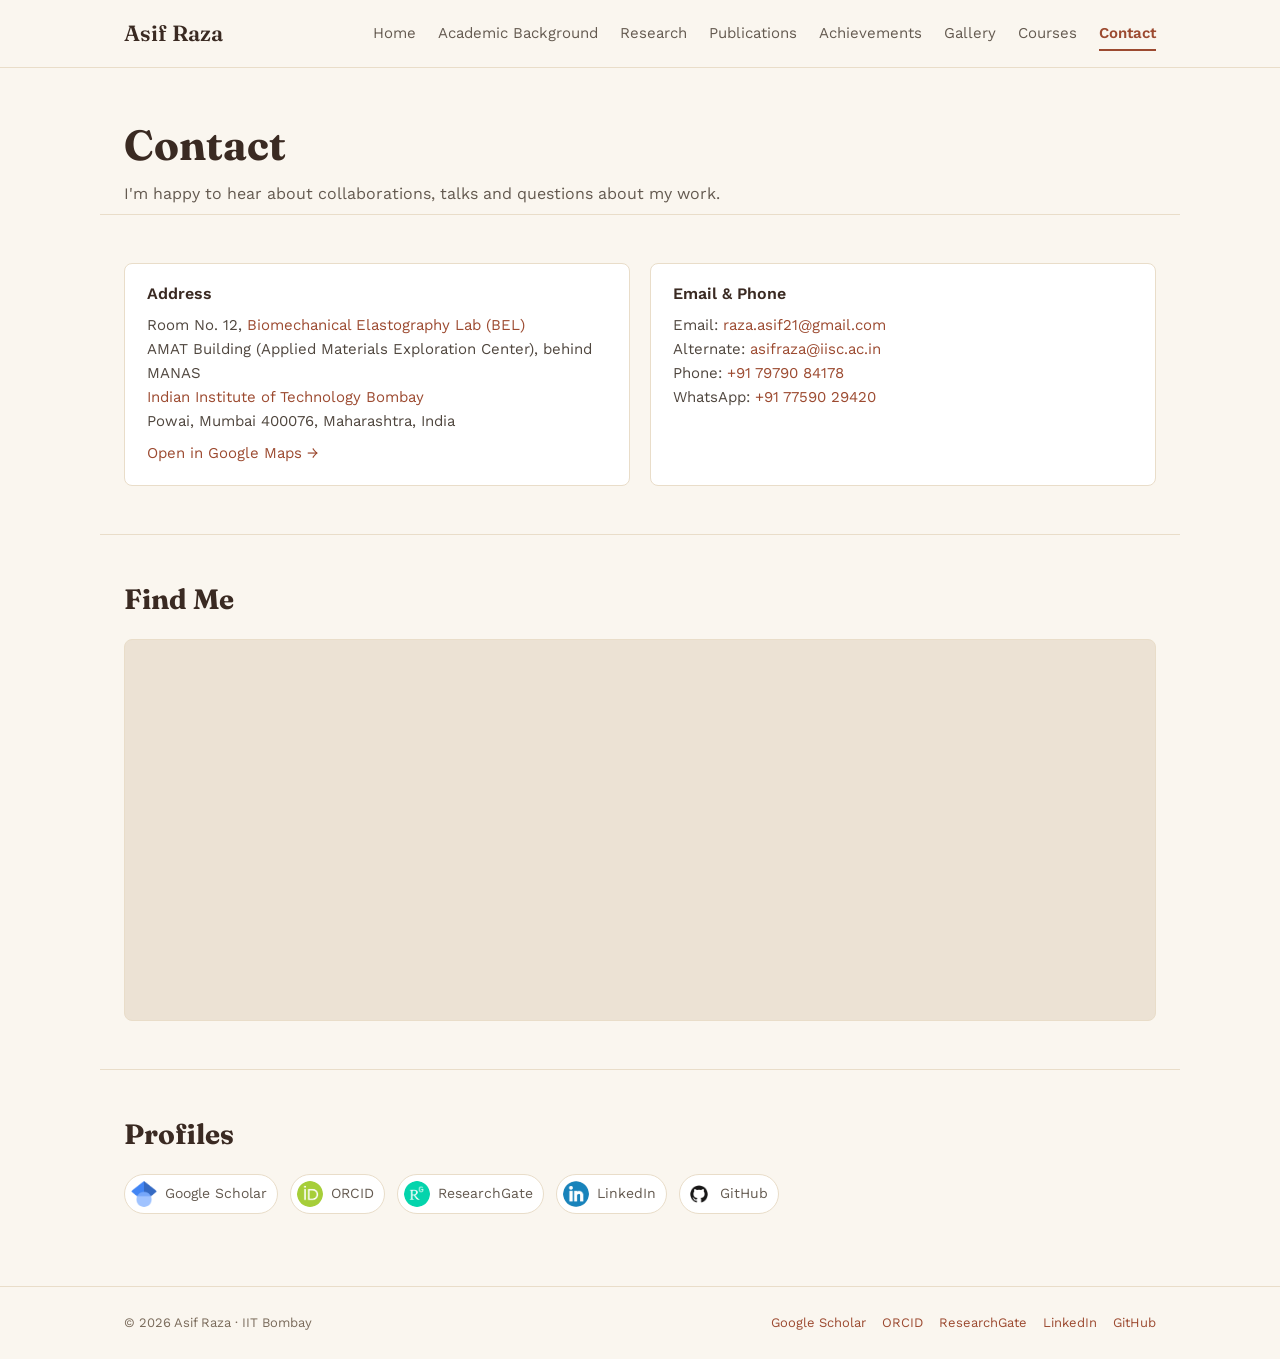
<file: contact.html>
<!doctype html>
<html lang="en">
<head>
<meta charset="utf-8">
<meta name="viewport" content="width=device-width, initial-scale=1">
<title>Contact | Asif Raza</title>
<meta name="description" content="Asif Raza: National Post-Doctoral Fellow (ANRF N-PDF) in computational biomechanics, Department of Biosciences and Bioengineering, IIT Bombay.">
<link rel="icon" href="favicon.svg" type="image/svg+xml">
<link rel="stylesheet" href="styles.css">
</head>
<body>

<!-- ===== TOP MENU (same on every page) ===== -->
<header class="site-header">
  <nav class="nav" aria-label="Main">
    <a class="brand" href="index.html">Asif Raza</a>
    <div class="nav-links">
      <a href="index.html">Home</a>
      <a href="academic-background.html">Academic Background</a>
      <a href="research.html">Research</a>
      <a href="publications.html">Publications</a>
      <a href="achievements.html">Achievements</a>
      <a href="gallery.html">Gallery</a>
      <a href="courses.html">Courses</a>
      <a href="contact.html" class="active" aria-current="page">Contact</a>
    </div>
  </nav>
</header>

<main>

<div class="page-title">
  <h1>Contact</h1>
  <p>I'm happy to hear about collaborations, talks and questions about my work.</p>
</div>

<section class="section">
  <div class="contact-grid">
    <div class="card">
      <h3>Address</h3>
      <p>
        Room No. 12, <a href="https://www.bio.iitb.ac.in/~tuhinroy/" target="_blank" rel="noopener">Biomechanical Elastography Lab (BEL)</a><br>
        AMAT Building (Applied Materials Exploration Center), behind MANAS<br>
        <a href="https://www.iitb.ac.in/" target="_blank" rel="noopener">Indian Institute of Technology Bombay</a><br>
        Powai, Mumbai 400076, Maharashtra, India
      </p>
      <p><a href="https://www.google.com/maps/search/?api=1&amp;query=Applied+Materials+Exploration+Center+IIT+Bombay+Powai" target="_blank" rel="noopener">Open in Google Maps →</a></p>
    </div>
    <div class="card">
      <h3>Email &amp; Phone</h3>
      <!-- Replace or add your IIT Bombay email here when you have it -->
      <p>
        Email: <a href="mailto:raza.asif21@gmail.com">raza.asif21@gmail.com</a><br>
        Alternate: <a href="mailto:asifraza@iisc.ac.in">asifraza@iisc.ac.in</a><br>
        Phone: <a href="tel:+917979084178">+91 79790 84178</a><br>
        WhatsApp: <a href="https://wa.me/917759029420" target="_blank" rel="noopener">+91 77590 29420</a>
      </p>
    </div>
  </div>
</section>

<!-- ===== MAP ===== -->
<section class="section">
  <h2>Find Me</h2>
  <div class="map">
    <iframe title="Map: AMAT Building, IIT Bombay" src="https://www.google.com/maps?q=Applied+Materials+Exploration+Center,+IIT+Bombay,+Powai,+Mumbai+400076&amp;output=embed" loading="lazy" referrerpolicy="no-referrer-when-downgrade" allowfullscreen></iframe>
  </div>
</section>

<section class="section">
  <h2>Profiles</h2>
  <div class="social">
        <a href="https://scholar.google.com/citations?user=yoYc0-4AAAAJ&hl=en" target="_blank" rel="noopener"><img src="images/logos/google-scholar.png" alt="">Google Scholar</a>
        <a href="https://orcid.org/0000-0002-0354-5394" target="_blank" rel="noopener"><img src="images/logos/orcid.png" alt="">ORCID</a>
        <a href="https://www.researchgate.net/profile/Asif-Raza-32" target="_blank" rel="noopener"><img src="images/logos/researchgate.png" alt="">ResearchGate</a>
        <a href="https://www.linkedin.com/in/asifraza-iisc" target="_blank" rel="noopener"><img src="images/logos/linkedin.png" alt="">LinkedIn</a>
        <a href="https://github.com/asifraza5283" target="_blank" rel="noopener"><img src="images/logos/github.png" alt="">GitHub</a>
      </div>
</section>

</main>

<!-- ===== FOOTER (same on every page) ===== -->
<footer class="site-footer">
  <div class="footer-inner">
    <div>© 2026 Asif Raza · IIT Bombay</div>
    <div class="links">
      <a href="https://scholar.google.com/citations?user=yoYc0-4AAAAJ&hl=en" target="_blank" rel="noopener">Google Scholar</a>
      <a href="https://orcid.org/0000-0002-0354-5394" target="_blank" rel="noopener">ORCID</a>
      <a href="https://www.researchgate.net/profile/Asif-Raza-32" target="_blank" rel="noopener">ResearchGate</a>
      <a href="https://www.linkedin.com/in/asifraza-iisc" target="_blank" rel="noopener">LinkedIn</a>
      <a href="https://github.com/asifraza5283" target="_blank" rel="noopener">GitHub</a>
    </div>
  </div>
</footer>

</body>
</html>
</file>
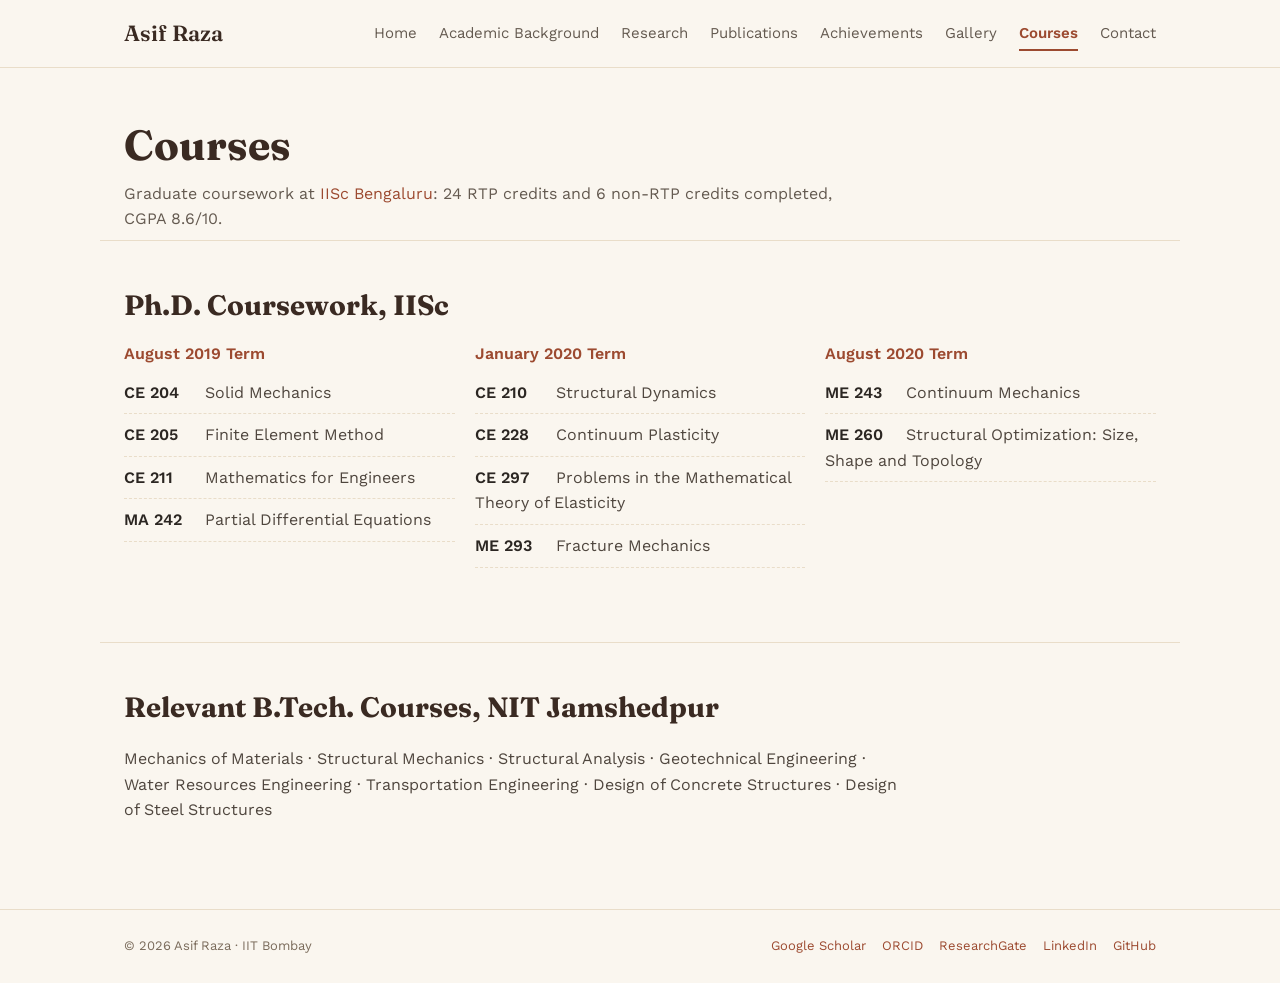
<file: courses.html>
<!doctype html>
<html lang="en">
<head>
<meta charset="utf-8">
<meta name="viewport" content="width=device-width, initial-scale=1">
<title>Courses | Asif Raza</title>
<meta name="description" content="Asif Raza: National Post-Doctoral Fellow (ANRF N-PDF) in computational biomechanics, Department of Biosciences and Bioengineering, IIT Bombay.">
<link rel="icon" href="favicon.svg" type="image/svg+xml">
<link rel="stylesheet" href="styles.css">
</head>
<body>

<!-- ===== TOP MENU (same on every page) ===== -->
<header class="site-header">
  <nav class="nav" aria-label="Main">
    <a class="brand" href="index.html">Asif Raza</a>
    <div class="nav-links">
      <a href="index.html">Home</a>
      <a href="academic-background.html">Academic Background</a>
      <a href="research.html">Research</a>
      <a href="publications.html">Publications</a>
      <a href="achievements.html">Achievements</a>
      <a href="gallery.html">Gallery</a>
      <a href="courses.html" class="active" aria-current="page">Courses</a>
      <a href="contact.html">Contact</a>
    </div>
  </nav>
</header>

<main>

<div class="page-title">
  <h1>Courses</h1>
  <p>Graduate coursework at <a href="https://www.iisc.ac.in/" target="_blank" rel="noopener">IISc Bengaluru</a>: 24 RTP credits and 6 non-RTP credits completed, CGPA 8.6/10.</p>
</div>

<section class="section">
  <h2>Ph.D. Coursework, IISc</h2>
  <div class="grid-3">
    <div class="term">
      <h3>August 2019 Term</h3>
      <ul class="course-list">
        <li><span class="code">CE 204</span> Solid Mechanics</li>
        <li><span class="code">CE 205</span> Finite Element Method</li>
        <li><span class="code">CE 211</span> Mathematics for Engineers</li>
        <li><span class="code">MA 242</span> Partial Differential Equations</li>
      </ul>
    </div>
    <div class="term">
      <h3>January 2020 Term</h3>
      <ul class="course-list">
        <li><span class="code">CE 210</span> Structural Dynamics</li>
        <li><span class="code">CE 228</span> Continuum Plasticity</li>
        <li><span class="code">CE 297</span> Problems in the Mathematical Theory of Elasticity</li>
        <li><span class="code">ME 293</span> Fracture Mechanics</li>
      </ul>
    </div>
    <div class="term">
      <h3>August 2020 Term</h3>
      <ul class="course-list">
        <li><span class="code">ME 243</span> Continuum Mechanics</li>
        <li><span class="code">ME 260</span> Structural Optimization: Size, Shape and Topology</li>
      </ul>
    </div>
  </div>
</section>

<section class="section">
  <h2>Relevant B.Tech. Courses, NIT Jamshedpur</h2>
  <p>Mechanics of Materials · Structural Mechanics · Structural Analysis · Geotechnical Engineering ·
  Water Resources Engineering · Transportation Engineering · Design of Concrete Structures ·
  Design of Steel Structures</p>
</section>

</main>

<!-- ===== FOOTER (same on every page) ===== -->
<footer class="site-footer">
  <div class="footer-inner">
    <div>© 2026 Asif Raza · IIT Bombay</div>
    <div class="links">
      <a href="https://scholar.google.com/citations?user=yoYc0-4AAAAJ&hl=en" target="_blank" rel="noopener">Google Scholar</a>
      <a href="https://orcid.org/0000-0002-0354-5394" target="_blank" rel="noopener">ORCID</a>
      <a href="https://www.researchgate.net/profile/Asif-Raza-32" target="_blank" rel="noopener">ResearchGate</a>
      <a href="https://www.linkedin.com/in/asifraza-iisc" target="_blank" rel="noopener">LinkedIn</a>
      <a href="https://github.com/asifraza5283" target="_blank" rel="noopener">GitHub</a>
    </div>
  </div>
</footer>

</body>
</html>
</file>
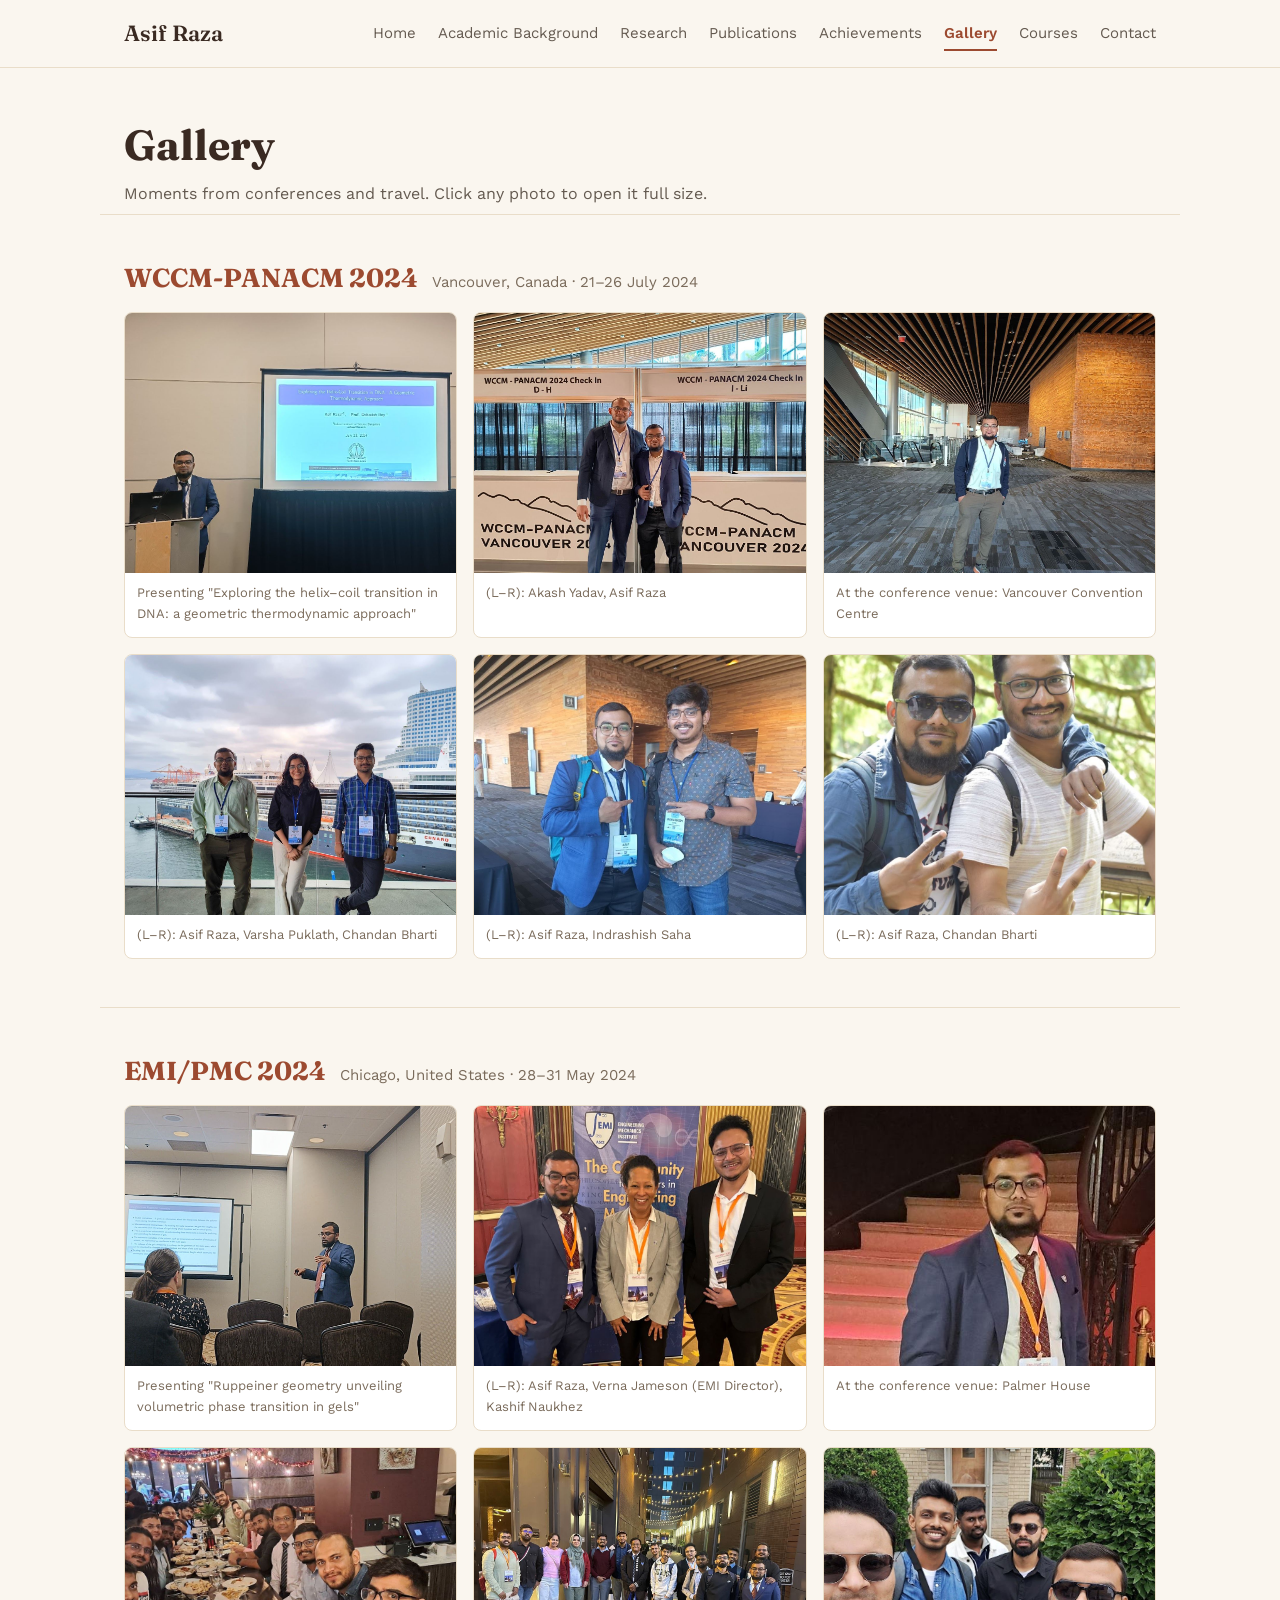
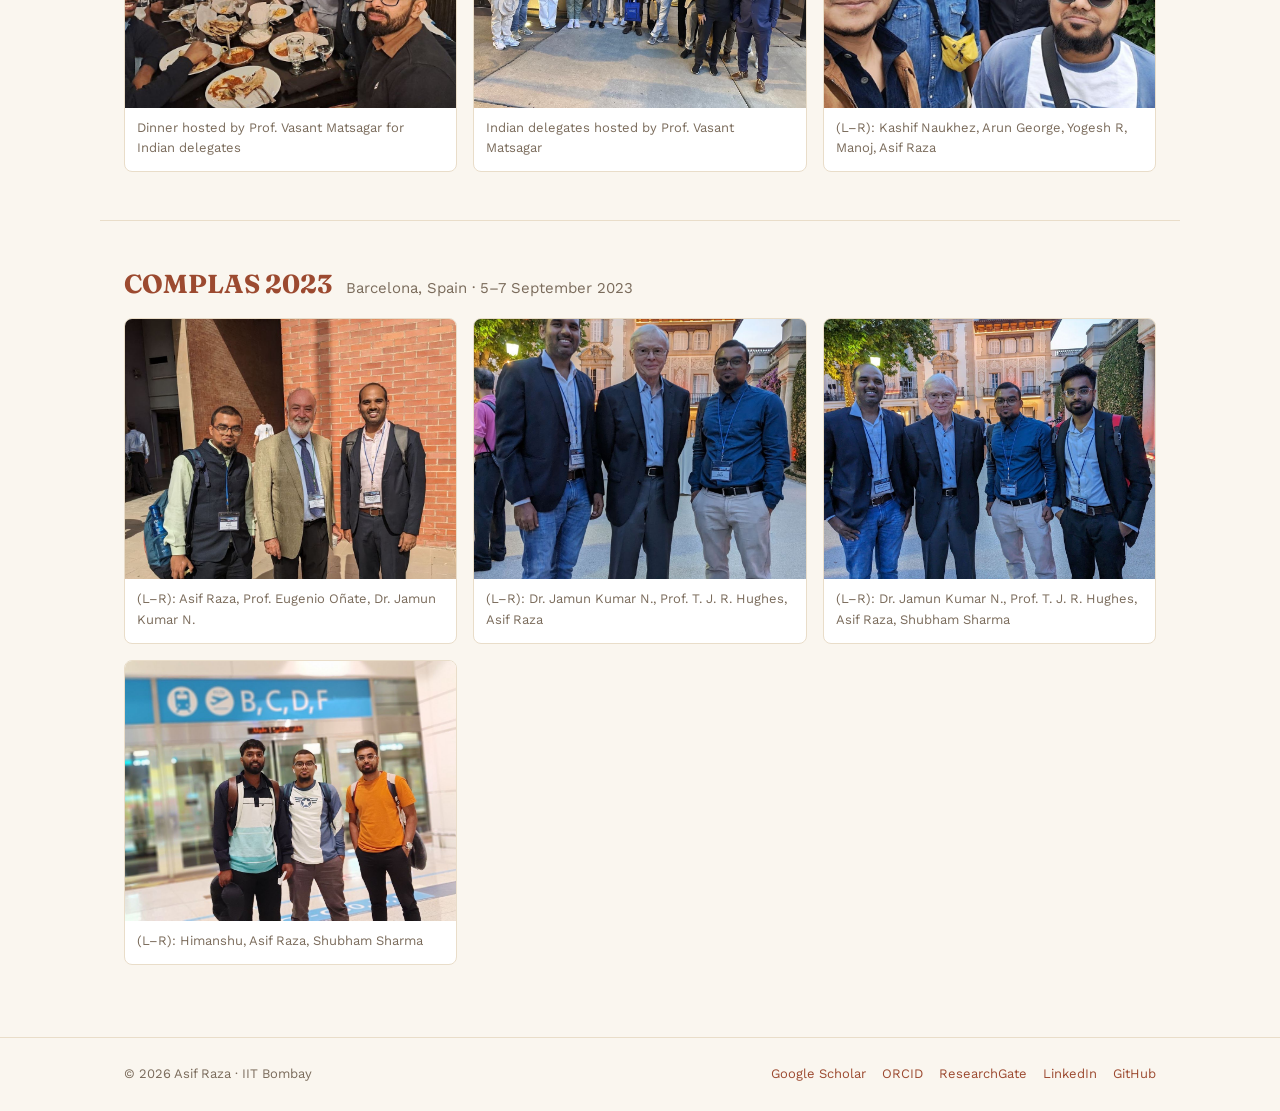
<file: gallery.html>
<!doctype html>
<html lang="en">
<head>
<meta charset="utf-8">
<meta name="viewport" content="width=device-width, initial-scale=1">
<title>Gallery | Asif Raza</title>
<meta name="description" content="Asif Raza: National Post-Doctoral Fellow (ANRF N-PDF) in computational biomechanics, Department of Biosciences and Bioengineering, IIT Bombay.">
<link rel="icon" href="favicon.svg" type="image/svg+xml">
<link rel="stylesheet" href="styles.css">
</head>
<body>

<!-- ===== TOP MENU (same on every page) ===== -->
<header class="site-header">
  <nav class="nav" aria-label="Main">
    <a class="brand" href="index.html">Asif Raza</a>
    <div class="nav-links">
      <a href="index.html">Home</a>
      <a href="academic-background.html">Academic Background</a>
      <a href="research.html">Research</a>
      <a href="publications.html">Publications</a>
      <a href="achievements.html">Achievements</a>
      <a href="gallery.html" class="active" aria-current="page">Gallery</a>
      <a href="courses.html">Courses</a>
      <a href="contact.html">Contact</a>
    </div>
  </nav>
</header>

<main>

<div class="page-title">
  <h1>Gallery</h1>
  <p>Moments from conferences and travel. Click any photo to open it full size.</p>
</div>

<!-- To add a photo: upload it to images/gallery/, then copy one <figure> ... </figure> line and change the file name and caption. -->

<section class="section">
  <div class="gallery-head"><h2><a href="https://www.wccm2024.org/" target="_blank" rel="noopener">WCCM-PANACM 2024</a></h2><span class="where">Vancouver, Canada · 21–26 July 2024</span></div>
  <div class="gallery">
    <figure><a href="images/gallery/wccm-04.jpg" target="_blank" rel="noopener"><img src="images/gallery/wccm-04.jpg" alt="Presenting "Exploring the helix–coil transition in DNA: a geometric thermodynamic approach"" loading="lazy"></a><figcaption>Presenting "Exploring the helix–coil transition in DNA: a geometric thermodynamic approach"</figcaption></figure>
    <figure><a href="images/gallery/wccm-01.jpg" target="_blank" rel="noopener"><img src="images/gallery/wccm-01.jpg" alt="(L–R): Akash Yadav, Asif Raza" loading="lazy"></a><figcaption>(L–R): Akash Yadav, Asif Raza</figcaption></figure>
    <figure><a href="images/gallery/wccm-02.jpg" target="_blank" rel="noopener"><img src="images/gallery/wccm-02.jpg" alt="At the conference venue: Vancouver Convention Centre" loading="lazy"></a><figcaption>At the conference venue: Vancouver Convention Centre</figcaption></figure>
    <figure><a href="images/gallery/wccm-03.jpg" target="_blank" rel="noopener"><img src="images/gallery/wccm-03.jpg" alt="(L–R): Asif Raza, Varsha Puklath, Chandan Bharti" loading="lazy"></a><figcaption>(L–R): Asif Raza, Varsha Puklath, Chandan Bharti</figcaption></figure>
    <figure><a href="images/gallery/wccm-05.jpg" target="_blank" rel="noopener"><img src="images/gallery/wccm-05.jpg" alt="(L–R): Asif Raza, Indrashish Saha" loading="lazy"></a><figcaption>(L–R): Asif Raza, Indrashish Saha</figcaption></figure>
    <figure><a href="images/gallery/wccm-06.jpg" target="_blank" rel="noopener"><img src="images/gallery/wccm-06.jpg" alt="(L–R): Asif Raza, Chandan Bharti" loading="lazy"></a><figcaption>(L–R): Asif Raza, Chandan Bharti</figcaption></figure>
  </div>
</section>

<section class="section">
  <div class="gallery-head"><h2><a href="https://www.asce.org/education-and-events/events/meetings/engineering-mechanics-institute-conference-and-probabilistic-mechanics-and-reliability-conference-emi-pmc-2024" target="_blank" rel="noopener">EMI/PMC 2024</a></h2><span class="where">Chicago, United States · 28–31 May 2024</span></div>
  <div class="gallery">
    <figure><a href="images/gallery/emi-01.jpg" target="_blank" rel="noopener"><img src="images/gallery/emi-01.jpg" alt="Presenting "Ruppeiner geometry unveiling volumetric phase transition in gels"" loading="lazy"></a><figcaption>Presenting "Ruppeiner geometry unveiling volumetric phase transition in gels"</figcaption></figure>
    <figure><a href="images/gallery/emi-02.jpg" target="_blank" rel="noopener"><img src="images/gallery/emi-02.jpg" alt="(L–R): Asif Raza, Verna Jameson (EMI Director), Kashif Naukhez" loading="lazy"></a><figcaption>(L–R): Asif Raza, Verna Jameson (EMI Director), Kashif Naukhez</figcaption></figure>
    <figure><a href="images/gallery/emi-03.jpg" target="_blank" rel="noopener"><img src="images/gallery/emi-03.jpg" alt="At the conference venue: Palmer House" loading="lazy"></a><figcaption>At the conference venue: Palmer House</figcaption></figure>
    <figure><a href="images/gallery/emi-04.jpg" target="_blank" rel="noopener"><img src="images/gallery/emi-04.jpg" alt="Dinner hosted by Prof. Vasant Matsagar for Indian delegates" loading="lazy"></a><figcaption>Dinner hosted by Prof. Vasant Matsagar for Indian delegates</figcaption></figure>
    <figure><a href="images/gallery/emi-05.jpg" target="_blank" rel="noopener"><img src="images/gallery/emi-05.jpg" alt="Indian delegates hosted by Prof. Vasant Matsagar" loading="lazy"></a><figcaption>Indian delegates hosted by Prof. Vasant Matsagar</figcaption></figure>
    <figure><a href="images/gallery/emi-06.jpg" target="_blank" rel="noopener"><img src="images/gallery/emi-06.jpg" alt="(L–R): Kashif Naukhez, Arun George, Yogesh R, Manoj, Asif Raza" loading="lazy"></a><figcaption>(L–R): Kashif Naukhez, Arun George, Yogesh R, Manoj, Asif Raza</figcaption></figure>
  </div>
</section>

<section class="section">
  <div class="gallery-head"><h2><a href="https://complas2023.cimne.com/" target="_blank" rel="noopener">COMPLAS 2023</a></h2><span class="where">Barcelona, Spain · 5–7 September 2023</span></div>
  <div class="gallery">
    <figure><a href="images/gallery/complas-01.jpg" target="_blank" rel="noopener"><img src="images/gallery/complas-01.jpg" alt="(L–R): Asif Raza, Prof. Eugenio Oñate, Dr. Jamun Kumar N." loading="lazy"></a><figcaption>(L–R): Asif Raza, Prof. Eugenio Oñate, Dr. Jamun Kumar N.</figcaption></figure>
    <figure><a href="images/gallery/complas-02.jpg" target="_blank" rel="noopener"><img src="images/gallery/complas-02.jpg" alt="(L–R): Dr. Jamun Kumar N., Prof. T. J. R. Hughes, Asif Raza" loading="lazy"></a><figcaption>(L–R): Dr. Jamun Kumar N., Prof. T. J. R. Hughes, Asif Raza</figcaption></figure>
    <figure><a href="images/gallery/complas-03.jpg" target="_blank" rel="noopener"><img src="images/gallery/complas-03.jpg" alt="(L–R): Dr. Jamun Kumar N., Prof. T. J. R. Hughes, Asif Raza, Shubham Sharma" loading="lazy"></a><figcaption>(L–R): Dr. Jamun Kumar N., Prof. T. J. R. Hughes, Asif Raza, Shubham Sharma</figcaption></figure>
    <figure><a href="images/gallery/complas-04.jpg" target="_blank" rel="noopener"><img src="images/gallery/complas-04.jpg" alt="(L–R): Himanshu, Asif Raza, Shubham Sharma" loading="lazy"></a><figcaption>(L–R): Himanshu, Asif Raza, Shubham Sharma</figcaption></figure>
  </div>
</section>

</main>

<!-- ===== FOOTER (same on every page) ===== -->
<footer class="site-footer">
  <div class="footer-inner">
    <div>© 2026 Asif Raza · IIT Bombay</div>
    <div class="links">
      <a href="https://scholar.google.com/citations?user=yoYc0-4AAAAJ&hl=en" target="_blank" rel="noopener">Google Scholar</a>
      <a href="https://orcid.org/0000-0002-0354-5394" target="_blank" rel="noopener">ORCID</a>
      <a href="https://www.researchgate.net/profile/Asif-Raza-32" target="_blank" rel="noopener">ResearchGate</a>
      <a href="https://www.linkedin.com/in/asifraza-iisc" target="_blank" rel="noopener">LinkedIn</a>
      <a href="https://github.com/asifraza5283" target="_blank" rel="noopener">GitHub</a>
    </div>
  </div>
</footer>

</body>
</html>
</file>
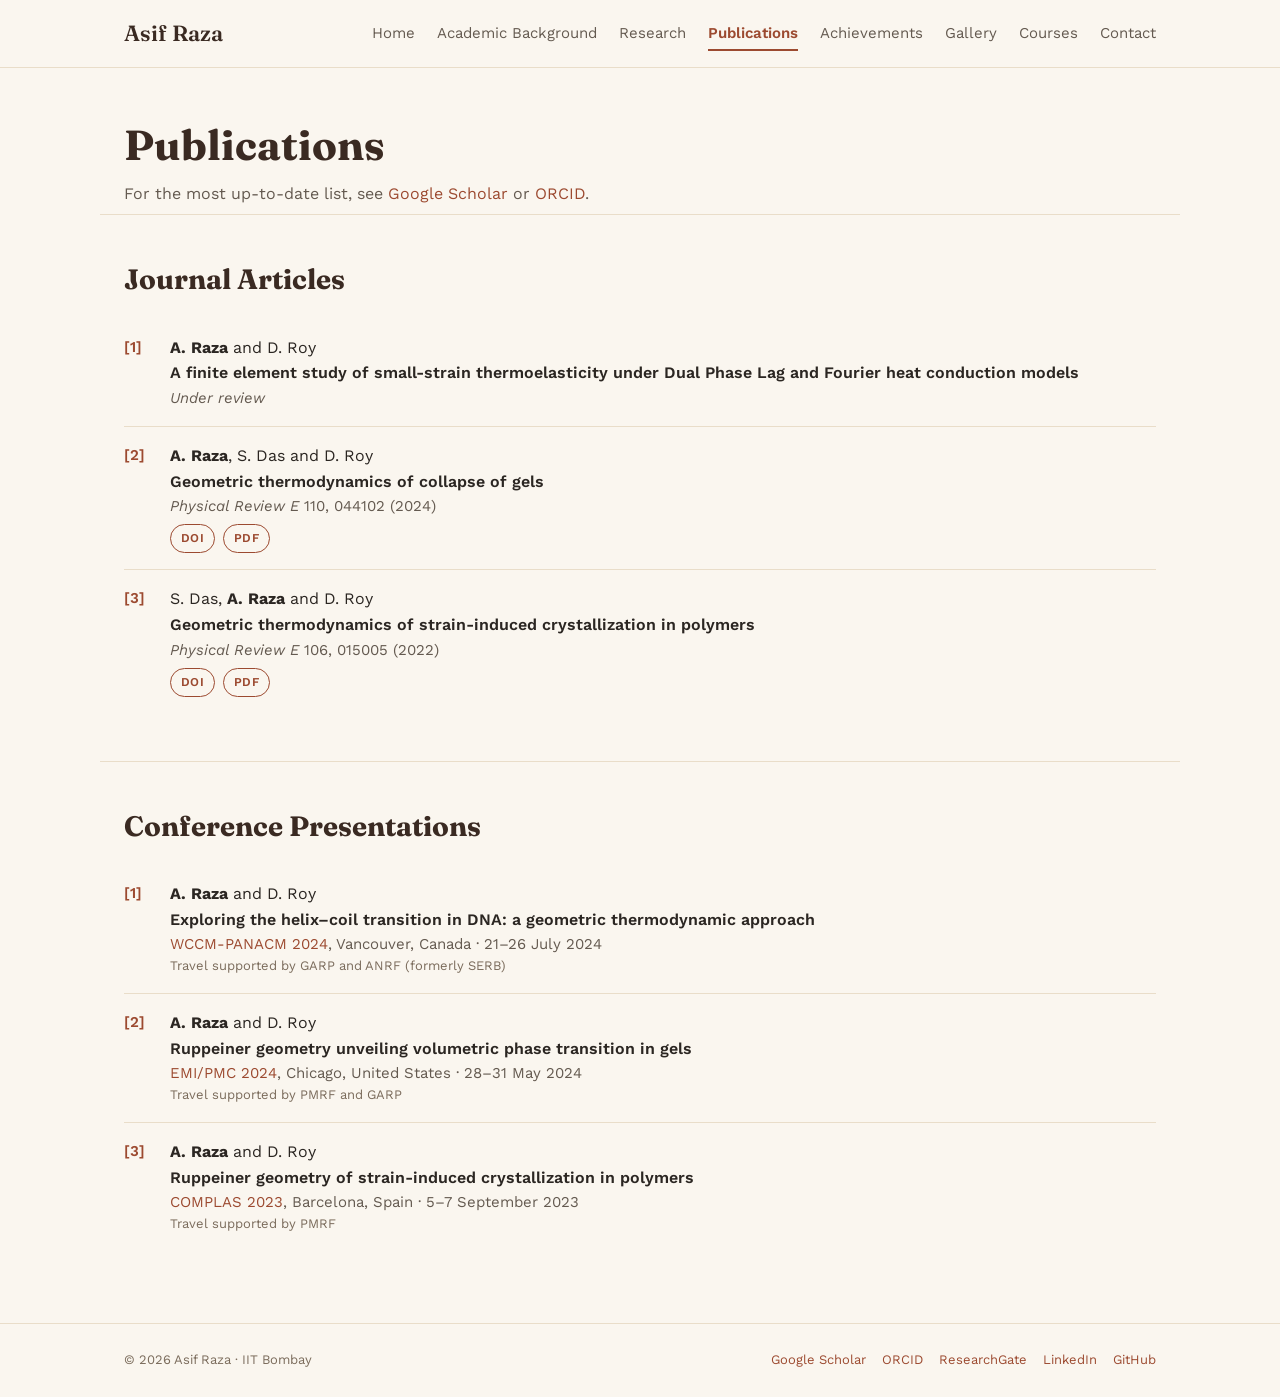
<file: publications.html>
<!doctype html>
<html lang="en">
<head>
<meta charset="utf-8">
<meta name="viewport" content="width=device-width, initial-scale=1">
<title>Publications | Asif Raza</title>
<meta name="description" content="Asif Raza: National Post-Doctoral Fellow (ANRF N-PDF) in computational biomechanics, Department of Biosciences and Bioengineering, IIT Bombay.">
<link rel="icon" href="favicon.svg" type="image/svg+xml">
<link rel="stylesheet" href="styles.css">
</head>
<body>

<!-- ===== TOP MENU (same on every page) ===== -->
<header class="site-header">
  <nav class="nav" aria-label="Main">
    <a class="brand" href="index.html">Asif Raza</a>
    <div class="nav-links">
      <a href="index.html">Home</a>
      <a href="academic-background.html">Academic Background</a>
      <a href="research.html">Research</a>
      <a href="publications.html" class="active" aria-current="page">Publications</a>
      <a href="achievements.html">Achievements</a>
      <a href="gallery.html">Gallery</a>
      <a href="courses.html">Courses</a>
      <a href="contact.html">Contact</a>
    </div>
  </nav>
</header>

<main>

<div class="page-title">
  <h1>Publications</h1>
  <p>For the most up-to-date list, see <a href="https://scholar.google.com/citations?user=yoYc0-4AAAAJ&hl=en" target="_blank" rel="noopener">Google Scholar</a> or <a href="https://orcid.org/0000-0002-0354-5394" target="_blank" rel="noopener">ORCID</a>.</p>
</div>

<!-- ===== JOURNAL ARTICLES =====
     To add a paper: copy one <li> ... </li> block, paste it at the top of the list, and change the text and links. -->
<section class="section">
  <h2>Journal Articles</h2>
  <ol class="pub-list">
    <li>
      <div>
        <div><strong>A. Raza</strong> and D. Roy</div>
        <div class="pub-title">A finite element study of small-strain thermoelasticity under Dual Phase Lag and Fourier heat conduction models</div>
        <div class="pub-venue"><em>Under review</em></div>
      </div>
    </li>
    <li>
      <div>
        <div><strong>A. Raza</strong>, S. Das and D. Roy</div>
        <div class="pub-title">Geometric thermodynamics of collapse of gels</div>
        <div class="pub-venue"><em>Physical Review E</em> 110, 044102 (2024)</div>
        <div class="pub-links">
          <a class="pill" href="https://doi.org/10.1103/PhysRevE.110.044102" target="_blank" rel="noopener">DOI</a>
          <a class="pill" href="https://journals.aps.org/pre/pdf/10.1103/PhysRevE.110.044102" target="_blank" rel="noopener">PDF</a>
        </div>
      </div>
    </li>
    <li>
      <div>
        <div>S. Das, <strong>A. Raza</strong> and D. Roy</div>
        <div class="pub-title">Geometric thermodynamics of strain-induced crystallization in polymers</div>
        <div class="pub-venue"><em>Physical Review E</em> 106, 015005 (2022)</div>
        <div class="pub-links">
          <a class="pill" href="https://doi.org/10.1103/PhysRevE.106.015005" target="_blank" rel="noopener">DOI</a>
          <a class="pill" href="https://journals.aps.org/pre/pdf/10.1103/PhysRevE.106.015005" target="_blank" rel="noopener">PDF</a>
        </div>
      </div>
    </li>
  </ol>
</section>

<!-- ===== CONFERENCES ===== -->
<section class="section">
  <h2>Conference Presentations</h2>
  <ol class="pub-list">
    <li>
      <div>
        <div><strong>A. Raza</strong> and D. Roy</div>
        <div class="pub-title">Exploring the helix–coil transition in DNA: a geometric thermodynamic approach</div>
        <div class="pub-venue"><a href="https://www.wccm2024.org/" target="_blank" rel="noopener">WCCM-PANACM 2024</a>, Vancouver, Canada · 21–26 July 2024</div>
        <div class="note">Travel supported by GARP and ANRF (formerly SERB)</div>
      </div>
    </li>
    <li>
      <div>
        <div><strong>A. Raza</strong> and D. Roy</div>
        <div class="pub-title">Ruppeiner geometry unveiling volumetric phase transition in gels</div>
        <div class="pub-venue"><a href="https://www.asce.org/education-and-events/events/meetings/engineering-mechanics-institute-conference-and-probabilistic-mechanics-and-reliability-conference-emi-pmc-2024" target="_blank" rel="noopener">EMI/PMC 2024</a>, Chicago, United States · 28–31 May 2024</div>
        <div class="note">Travel supported by PMRF and GARP</div>
      </div>
    </li>
    <li>
      <div>
        <div><strong>A. Raza</strong> and D. Roy</div>
        <div class="pub-title">Ruppeiner geometry of strain-induced crystallization in polymers</div>
        <div class="pub-venue"><a href="https://complas2023.cimne.com/" target="_blank" rel="noopener">COMPLAS 2023</a>, Barcelona, Spain · 5–7 September 2023</div>
        <div class="note">Travel supported by PMRF</div>
      </div>
    </li>
  </ol>
</section>

</main>

<!-- ===== FOOTER (same on every page) ===== -->
<footer class="site-footer">
  <div class="footer-inner">
    <div>© 2026 Asif Raza · IIT Bombay</div>
    <div class="links">
      <a href="https://scholar.google.com/citations?user=yoYc0-4AAAAJ&hl=en" target="_blank" rel="noopener">Google Scholar</a>
      <a href="https://orcid.org/0000-0002-0354-5394" target="_blank" rel="noopener">ORCID</a>
      <a href="https://www.researchgate.net/profile/Asif-Raza-32" target="_blank" rel="noopener">ResearchGate</a>
      <a href="https://www.linkedin.com/in/asifraza-iisc" target="_blank" rel="noopener">LinkedIn</a>
      <a href="https://github.com/asifraza5283" target="_blank" rel="noopener">GitHub</a>
    </div>
  </div>
</footer>

</body>
</html>
</file>
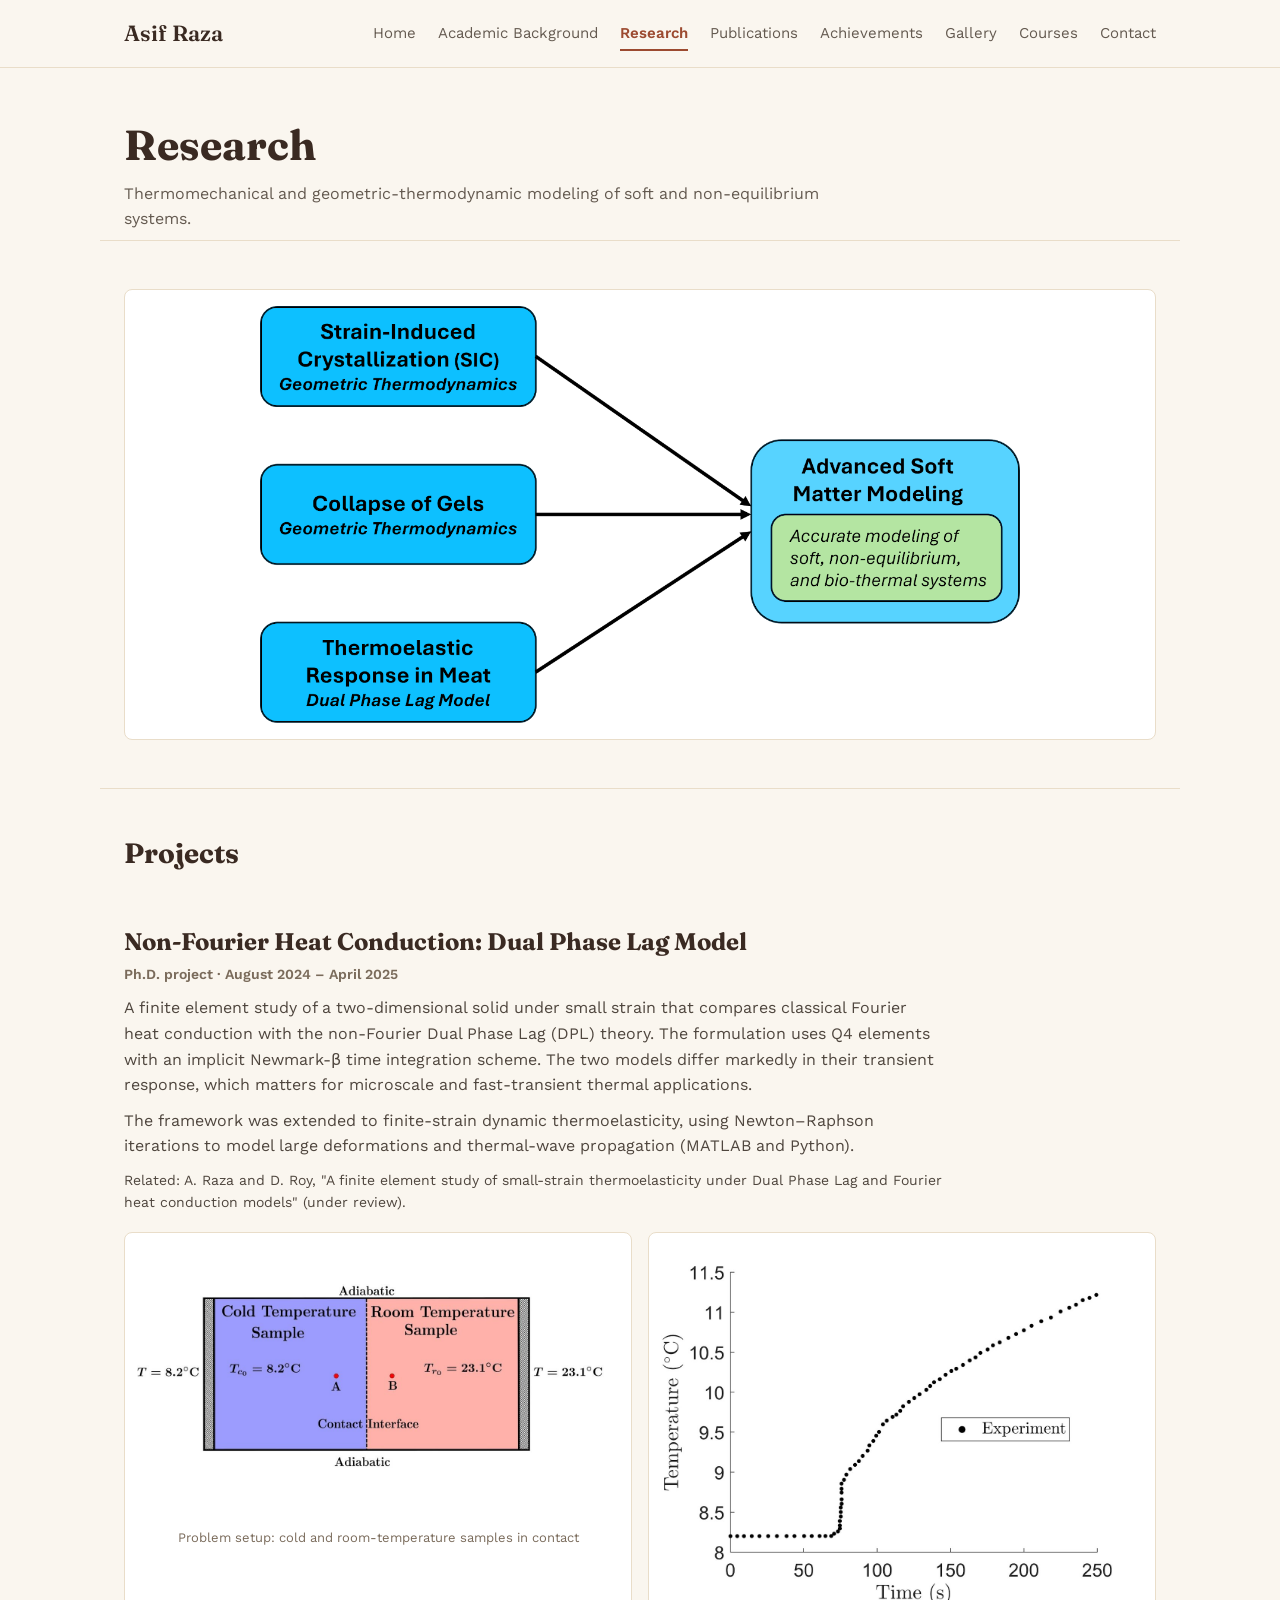
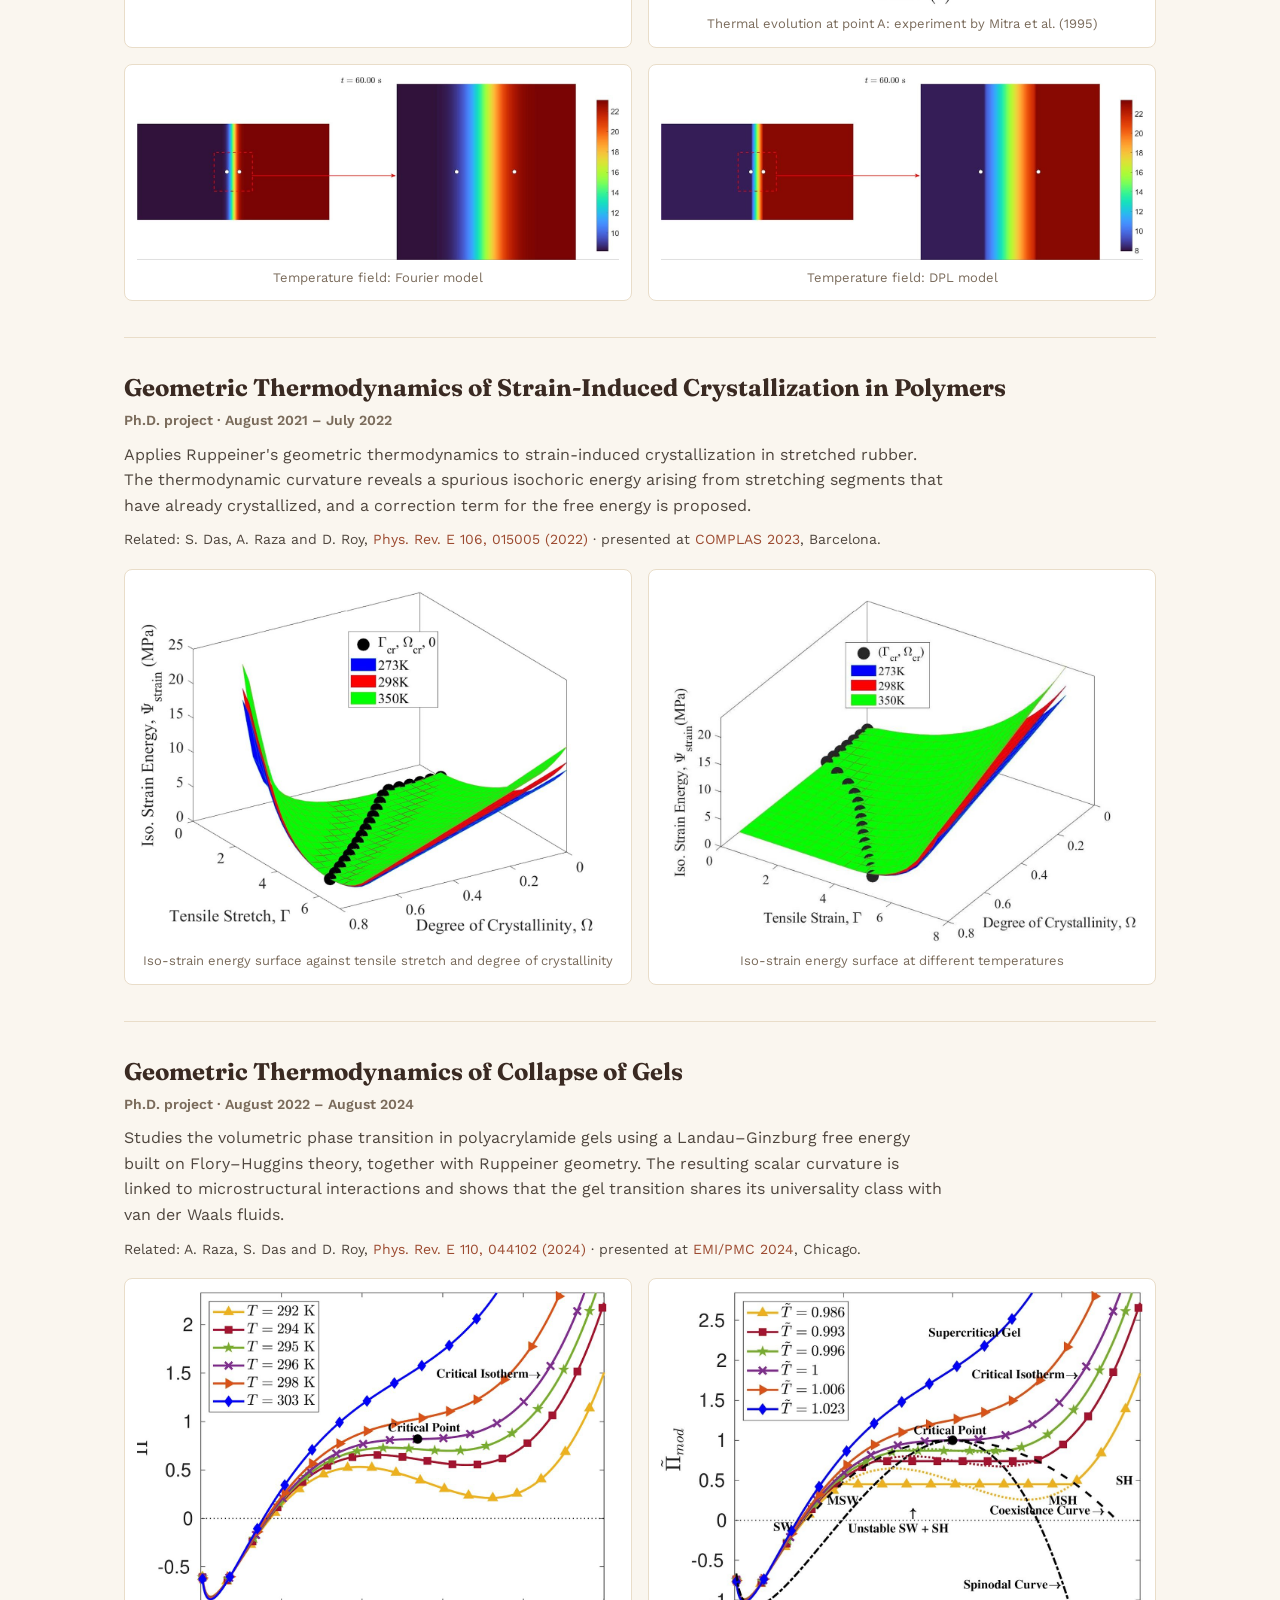
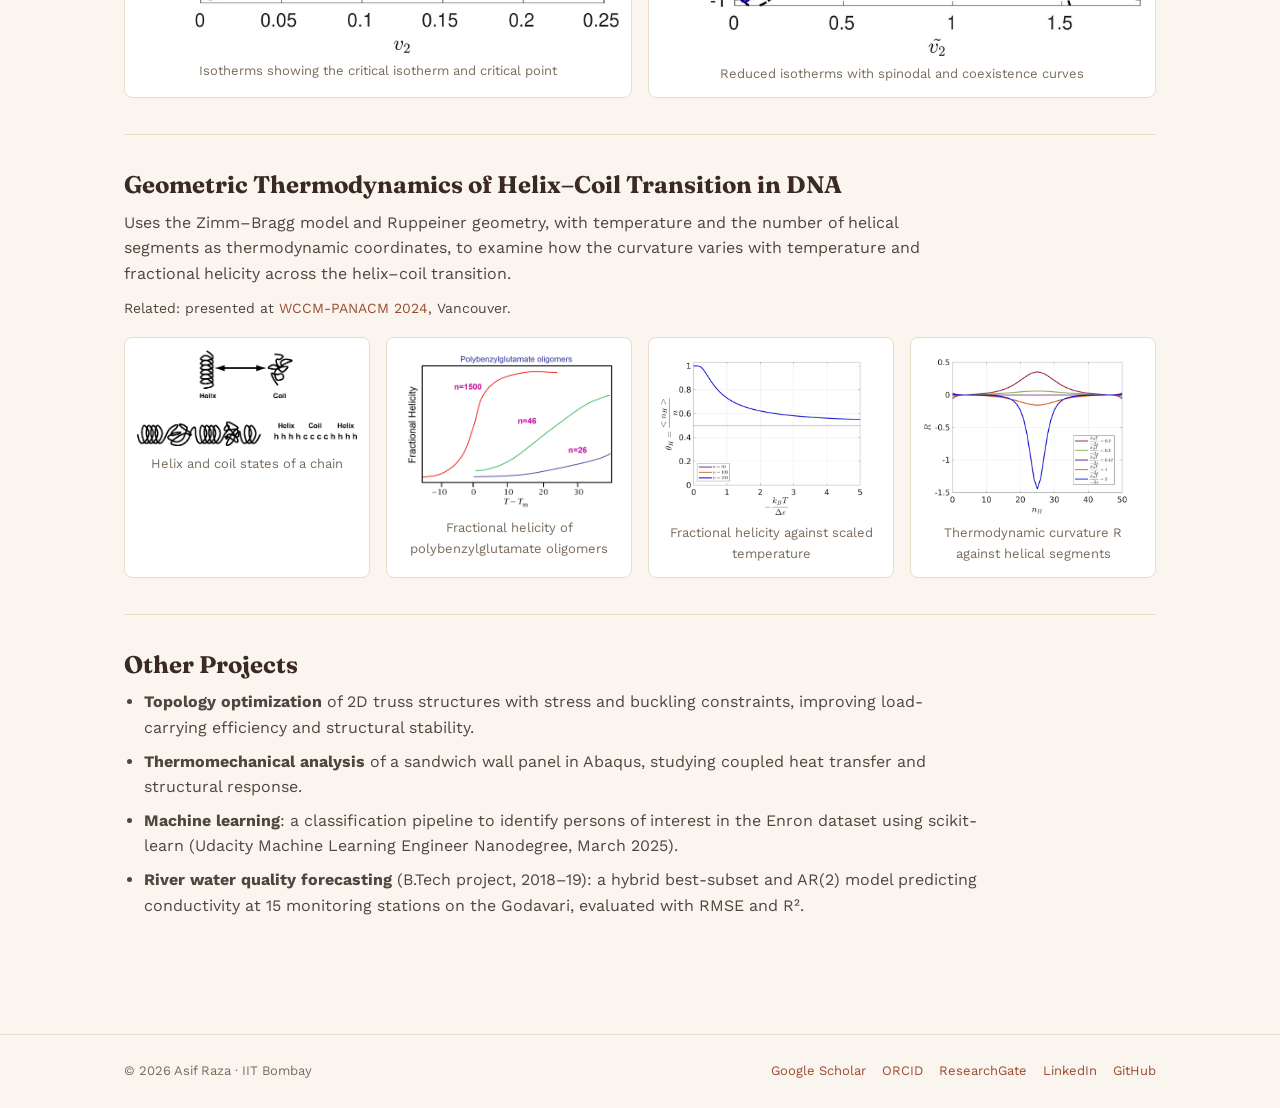
<file: research.html>
<!doctype html>
<html lang="en">
<head>
<meta charset="utf-8">
<meta name="viewport" content="width=device-width, initial-scale=1">
<title>Research | Asif Raza</title>
<meta name="description" content="Asif Raza: National Post-Doctoral Fellow (ANRF N-PDF) in computational biomechanics, Department of Biosciences and Bioengineering, IIT Bombay.">
<link rel="icon" href="favicon.svg" type="image/svg+xml">
<link rel="stylesheet" href="styles.css">
</head>
<body>

<!-- ===== TOP MENU (same on every page) ===== -->
<header class="site-header">
  <nav class="nav" aria-label="Main">
    <a class="brand" href="index.html">Asif Raza</a>
    <div class="nav-links">
      <a href="index.html">Home</a>
      <a href="academic-background.html">Academic Background</a>
      <a href="research.html" class="active" aria-current="page">Research</a>
      <a href="publications.html">Publications</a>
      <a href="achievements.html">Achievements</a>
      <a href="gallery.html">Gallery</a>
      <a href="courses.html">Courses</a>
      <a href="contact.html">Contact</a>
    </div>
  </nav>
</header>

<main>

<div class="page-title">
  <h1>Research</h1>
  <p>Thermomechanical and geometric-thermodynamic modeling of soft and non-equilibrium systems.</p>
</div>

<section class="section">
  <div class="figure-wide">
    <img src="images/research/phd-research-summary.png" alt="Overview of doctoral research projects feeding into advanced soft matter modeling">
  </div>
</section>

<section class="section">
  <h2>Projects</h2>

  <!-- ===== PROJECT 1 ===== -->
  <article class="project" id="dual-phase-lag">
    <h3>Non-Fourier Heat Conduction: Dual Phase Lag Model</h3>
    <div class="proj-when">Ph.D. project · August 2024 – April 2025</div>
    <p>A finite element study of a two-dimensional solid under small strain that compares classical
    Fourier heat conduction with the non-Fourier Dual Phase Lag (DPL) theory. The formulation uses
    Q4 elements with an implicit Newmark-β time integration scheme. The two models differ markedly in
    their transient response, which matters for microscale and fast-transient thermal applications.</p>
    <p>The framework was extended to finite-strain dynamic thermoelasticity, using Newton–Raphson iterations
    to model large deformations and thermal-wave propagation (MATLAB and Python).</p>
    <p class="related">Related: A. Raza and D. Roy, "A finite element study of small-strain thermoelasticity under
    Dual Phase Lag and Fourier heat conduction models" (under review).</p>
    <div class="fig-grid cols-2">
      <figure><img src="images/research/thermal-1.jpg" alt="Problem setup: cold and room-temperature samples in contact" loading="lazy"><figcaption>Problem setup: cold and room-temperature samples in contact</figcaption></figure>
      <figure><img src="images/research/thermal-2.jpg" alt="Thermal evolution at point A: experiment by Mitra et al. (1995)" loading="lazy"><figcaption>Thermal evolution at point A: experiment by Mitra et al. (1995)</figcaption></figure>
      <figure><img src="images/research/fourier.jpg" alt="Temperature field: Fourier model" loading="lazy"><figcaption>Temperature field: Fourier model</figcaption></figure>
      <figure><img src="images/research/dpl.jpg" alt="Temperature field: DPL model" loading="lazy"><figcaption>Temperature field: DPL model</figcaption></figure>
    </div>
  </article>

  <!-- ===== PROJECT 2 ===== -->
  <article class="project" id="strain-induced-crystallization">
    <h3>Geometric Thermodynamics of Strain-Induced Crystallization in Polymers</h3>
    <div class="proj-when">Ph.D. project · August 2021 – July 2022</div>
    <p>Applies Ruppeiner's geometric thermodynamics to strain-induced crystallization in stretched rubber.
    The thermodynamic curvature reveals a spurious isochoric energy arising from stretching segments
    that have already crystallized, and a correction term for the free energy is proposed.</p>
    <p class="related">Related: S. Das, A. Raza and D. Roy, <a href="https://doi.org/10.1103/PhysRevE.106.015005" target="_blank" rel="noopener">Phys. Rev. E 106, 015005 (2022)</a> ·
    presented at <a href="https://complas2023.cimne.com/" target="_blank" rel="noopener">COMPLAS 2023</a>, Barcelona.</p>
    <div class="fig-grid cols-2">
      <figure><img src="images/research/sic-01.jpg" alt="Iso-strain energy surface against tensile stretch and degree of crystallinity" loading="lazy"><figcaption>Iso-strain energy surface against tensile stretch and degree of crystallinity</figcaption></figure>
      <figure><img src="images/research/sic-02.jpg" alt="Iso-strain energy surface at different temperatures" loading="lazy"><figcaption>Iso-strain energy surface at different temperatures</figcaption></figure>
    </div>
  </article>

  <!-- ===== PROJECT 3 ===== -->
  <article class="project" id="collapse-of-gels">
    <h3>Geometric Thermodynamics of Collapse of Gels</h3>
    <div class="proj-when">Ph.D. project · August 2022 – August 2024</div>
    <p>Studies the volumetric phase transition in polyacrylamide gels using a Landau–Ginzburg free energy
    built on Flory–Huggins theory, together with Ruppeiner geometry. The resulting scalar curvature is
    linked to microstructural interactions and shows that the gel transition shares its universality
    class with van der Waals fluids.</p>
    <p class="related">Related: A. Raza, S. Das and D. Roy, <a href="https://doi.org/10.1103/PhysRevE.110.044102" target="_blank" rel="noopener">Phys. Rev. E 110, 044102 (2024)</a> ·
    presented at <a href="https://www.asce.org/education-and-events/events/meetings/engineering-mechanics-institute-conference-and-probabilistic-mechanics-and-reliability-conference-emi-pmc-2024" target="_blank" rel="noopener">EMI/PMC 2024</a>, Chicago.</p>
    <div class="fig-grid cols-2">
      <figure><img src="images/research/gels-01.jpg" alt="Isotherms showing the critical isotherm and critical point" loading="lazy"><figcaption>Isotherms showing the critical isotherm and critical point</figcaption></figure>
      <figure><img src="images/research/gels-02.jpg" alt="Reduced isotherms with spinodal and coexistence curves" loading="lazy"><figcaption>Reduced isotherms with spinodal and coexistence curves</figcaption></figure>
    </div>
  </article>

  <!-- ===== PROJECT 4 ===== -->
  <article class="project" id="helix-coil-dna">
    <h3>Geometric Thermodynamics of Helix–Coil Transition in DNA</h3>
    <p>Uses the Zimm–Bragg model and Ruppeiner geometry, with temperature and the number of helical
    segments as thermodynamic coordinates, to examine how the curvature varies with temperature and
    fractional helicity across the helix–coil transition.</p>
    <p class="related">Related: presented at <a href="https://www.wccm2024.org/" target="_blank" rel="noopener">WCCM-PANACM 2024</a>, Vancouver.</p>
    <div class="fig-grid cols-4">
      <figure><img src="images/research/dna-01.png" alt="Helix and coil states of a chain" loading="lazy"><figcaption>Helix and coil states of a chain</figcaption></figure>
      <figure><img src="images/research/dna-02.png" alt="Fractional helicity of polybenzylglutamate oligomers" loading="lazy"><figcaption>Fractional helicity of polybenzylglutamate oligomers</figcaption></figure>
      <figure><img src="images/research/dna-03.jpg" alt="Fractional helicity against scaled temperature" loading="lazy"><figcaption>Fractional helicity against scaled temperature</figcaption></figure>
      <figure><img src="images/research/dna-04.jpg" alt="Thermodynamic curvature R against helical segments" loading="lazy"><figcaption>Thermodynamic curvature R against helical segments</figcaption></figure>
    </div>
  </article>

  <!-- ===== OTHER PROJECTS ===== -->
  <article class="project" id="other-projects">
    <h3>Other Projects</h3>
    <ul class="plain-list">
      <li><strong>Topology optimization</strong> of 2D truss structures with stress and buckling constraints, improving
      load-carrying efficiency and structural stability.</li>
      <li><strong>Thermomechanical analysis</strong> of a sandwich wall panel in Abaqus, studying coupled heat transfer and
      structural response.</li>
      <li><strong>Machine learning</strong>: a classification pipeline to identify persons of interest in the Enron dataset
      using scikit-learn (Udacity Machine Learning Engineer Nanodegree, March 2025).</li>
      <li><strong>River water quality forecasting</strong> (B.Tech project, 2018–19): a hybrid best-subset and AR(2) model
      predicting conductivity at 15 monitoring stations on the Godavari, evaluated with RMSE and R².</li>
    </ul>
  </article>
</section>

</main>

<!-- ===== FOOTER (same on every page) ===== -->
<footer class="site-footer">
  <div class="footer-inner">
    <div>© 2026 Asif Raza · IIT Bombay</div>
    <div class="links">
      <a href="https://scholar.google.com/citations?user=yoYc0-4AAAAJ&hl=en" target="_blank" rel="noopener">Google Scholar</a>
      <a href="https://orcid.org/0000-0002-0354-5394" target="_blank" rel="noopener">ORCID</a>
      <a href="https://www.researchgate.net/profile/Asif-Raza-32" target="_blank" rel="noopener">ResearchGate</a>
      <a href="https://www.linkedin.com/in/asifraza-iisc" target="_blank" rel="noopener">LinkedIn</a>
      <a href="https://github.com/asifraza5283" target="_blank" rel="noopener">GitHub</a>
    </div>
  </div>
</footer>

</body>
</html>
</file>
<file: styles.css>
/* =========================================================
   Asif Raza — personal academic website
   Colours and fonts are set once here, in :root.
   Change a value below and every page updates.
   ========================================================= */
@import url('https://fonts.googleapis.com/css2?family=Fraunces:opsz,wght@9..144,500;9..144,600;9..144,700&family=Work+Sans:wght@400;500;600&display=swap');

:root{
  --bg: #faf6ef;          /* page background (warm cream) */
  --surface: #ffffff;     /* cards */
  --ink: #2b2622;         /* main text */
  --ink-head: #3a2a22;    /* headings */
  --ink-soft: #4f463e;    /* paragraphs */
  --ink-mute: #645a50;    /* secondary text */
  --ink-faint: #7a6b5b;   /* dates, captions */
  --accent: #9c4a30;      /* terracotta: links, buttons, highlights */
  --accent-dark: #6e3220;
  --accent-tint: #f3e3d8;
  --line: #e9ddc9;        /* dividers */
  --card: #ece2d4;
}

*{box-sizing:border-box;}
html{scroll-behavior:smooth;}
body{
  margin:0;
  font-family:'Work Sans', system-ui, -apple-system, 'Segoe UI', sans-serif;
  color:var(--ink);
  background:var(--bg);
  line-height:1.6;
  -webkit-font-smoothing:antialiased;
}
img{max-width:100%; display:block;}
h1,h2,h3{font-family:'Fraunces', Georgia, serif; color:var(--ink-head); margin:0; line-height:1.2;}
a{color:var(--accent); text-decoration:none;}
a:hover{color:var(--accent-dark); text-decoration:underline;}
a:focus-visible, button:focus-visible{outline:2px solid var(--accent); outline-offset:3px; border-radius:3px;}

.container{max-width:1080px; margin:0 auto; padding:0 24px;}

/* ---------- Navigation ---------- */
.site-header{border-bottom:1px solid var(--line); background:var(--bg); position:sticky; top:0; z-index:10;}
.nav{display:flex; align-items:center; justify-content:space-between; gap:20px; padding:16px 24px; max-width:1080px; margin:0 auto;}
.brand{font-family:'Fraunces', serif; font-size:22px; font-weight:600; color:var(--ink-head);}
.brand:hover{text-decoration:none; color:var(--accent);}
.nav-links{display:flex; gap:22px; flex-wrap:wrap; font-size:15px;}
.nav-links a{color:var(--ink-mute); padding:4px 0; border-bottom:2px solid transparent;}
.nav-links a:hover{color:var(--accent); text-decoration:none;}
.nav-links a.active{color:var(--accent); font-weight:600; border-bottom-color:var(--accent);}

/* ---------- Home: hero ---------- */
.hero{display:grid; grid-template-columns:1fr 280px; gap:56px; align-items:center; padding:64px 24px 56px; max-width:1080px; margin:0 auto;}
.tag{display:inline-block; font-size:12px; letter-spacing:.08em; text-transform:uppercase; font-weight:600; color:var(--accent); background:var(--accent-tint); padding:6px 12px; border-radius:3px; margin-bottom:16px;}
.hero h1{font-size:52px; margin-bottom:10px;}
.hero .subtitle{font-size:19px; color:var(--ink-head); font-weight:500; margin:0 0 18px;}
.hero p{font-size:16px; color:var(--ink-soft); margin:0 0 14px; max-width:640px;}
.profile-photo{width:280px; height:350px; border-radius:10px; overflow:hidden; background:var(--card); box-shadow:0 1px 0 var(--line);}
.profile-photo img{width:100%; height:100%; object-fit:cover; object-position:50% 25%;}

.btn-row{display:flex; gap:12px; flex-wrap:wrap; margin:22px 0 20px;}
.btn{display:inline-flex; align-items:center; min-height:44px; padding:10px 18px; border-radius:5px; font-size:14px; font-weight:600;}
.btn-primary{background:var(--accent); color:#fdf8f2;}
.btn-primary:hover{background:var(--accent-dark); color:#fdf8f2; text-decoration:none;}
.btn-ghost{border:1px solid #d7c8b8; color:var(--ink); background:var(--surface);}
.btn-ghost:hover{border-color:var(--accent); color:var(--accent); text-decoration:none;}

/* ---------- Social icons ---------- */
.social{display:flex; gap:12px; flex-wrap:wrap; align-items:center;}
.social a{display:inline-flex; align-items:center; gap:8px; font-size:14px; color:var(--ink-mute); padding:6px 10px 6px 6px; border:1px solid var(--line); border-radius:999px; background:var(--surface);}
.social a:hover{border-color:var(--accent); color:var(--accent); text-decoration:none;}
.social img{width:26px; height:26px; border-radius:50%; object-fit:contain;}

/* ---------- Sections ---------- */
.section{max-width:1080px; margin:0 auto; padding:48px 24px; border-top:1px solid var(--line);}
.section > h2{font-size:28px; margin-bottom:22px;}
.section > p, .lead{font-size:16px; color:var(--ink-soft); max-width:780px; margin:0 0 14px;}

.page-title{max-width:1080px; margin:0 auto; padding:52px 24px 8px;}
.page-title h1{font-size:42px;}
.page-title p{color:var(--ink-mute); margin:10px 0 0; max-width:720px;}

/* ---------- Interest grid ---------- */
.grid-3{display:grid; grid-template-columns:repeat(3,1fr); gap:20px;}
.card{background:var(--surface); border:1px solid var(--line); border-radius:8px; padding:20px 22px;}
.card h3{font-family:'Work Sans', sans-serif; font-size:16px; font-weight:600; margin-bottom:8px;}
.card p{font-size:14px; color:var(--ink-mute); margin:0;}

.figure-wide{background:var(--surface); border:1px solid var(--line); border-radius:8px; padding:16px;}
.figure-wide img{margin:0 auto;}

/* ---------- Timeline / entries with a logo ---------- */
.entry{display:grid; grid-template-columns:72px 1fr; gap:20px; padding:20px 0; border-bottom:1px solid var(--line);}
.entry:last-child{border-bottom:none;}
.entry .logo{width:72px; height:72px; border-radius:8px; background:var(--surface); border:1px solid var(--line); display:flex; align-items:center; justify-content:center; padding:6px; overflow:hidden;}
.entry .logo img{max-width:100%; max-height:100%; object-fit:contain;}
.entry .logo.mono{font-family:'Fraunces', serif; font-weight:700; font-size:17px; color:var(--accent); background:var(--accent-tint); border-color:var(--accent-tint); text-align:center; line-height:1.1;}
.entry h3{font-family:'Work Sans', sans-serif; font-size:17px; font-weight:600;}
.entry .when{font-size:14px; font-weight:600; color:var(--ink-faint); margin:2px 0 6px;}
.entry.current .when{color:var(--accent);}
.entry ul{margin:6px 0 0; padding-left:18px; color:var(--ink-soft); font-size:15px;}
.entry li{margin:3px 0;}
.entry p{margin:4px 0 0; color:var(--ink-soft); font-size:15px;}
.meta{color:var(--ink-mute);}

/* ---------- Research projects ---------- */
.project{padding:36px 0; border-bottom:1px solid var(--line);}
.project:last-child{border-bottom:none;}
.project h3{font-size:24px; margin-bottom:10px;}
.project p{color:var(--ink-soft); max-width:820px; margin:0 0 10px;}
.fig-grid{display:grid; gap:16px; margin-top:18px;}
.fig-grid.cols-2{grid-template-columns:repeat(2,1fr);}
.fig-grid.cols-4{grid-template-columns:repeat(4,1fr);}
figure{margin:0; background:var(--surface); border:1px solid var(--line); border-radius:8px; padding:12px;}
figure img{margin:0 auto; width:100%; height:auto;}
figcaption{font-size:13px; color:var(--ink-faint); margin-top:8px; text-align:center;}
.related{font-size:14px; color:var(--ink-mute);}

/* ---------- Publications ---------- */
.pub-list{list-style:none; margin:0; padding:0; counter-reset:pub;}
.pub-list li{display:grid; grid-template-columns:36px 1fr; gap:10px; padding:16px 0; border-bottom:1px solid var(--line);}
.pub-list li:last-child{border-bottom:none;}
.pub-list li::before{counter-increment:pub; content:"[" counter(pub) "]"; color:var(--accent); font-weight:600; font-size:15px;}
.pub-title{font-weight:600; color:var(--ink);}
.pub-venue{color:var(--ink-mute); font-size:15px;}
.pub-links{display:flex; gap:8px; margin-top:6px; flex-wrap:wrap;}
.pill{display:inline-block; font-size:12px; font-weight:600; letter-spacing:.03em; padding:4px 10px; border-radius:999px; border:1px solid var(--accent); color:var(--accent);}
.pill:hover{background:var(--accent); color:#fdf8f2; text-decoration:none;}
.note{font-size:13px; color:var(--ink-faint);}

/* ---------- Gallery ---------- */
.gallery-head{display:flex; flex-wrap:wrap; align-items:baseline; gap:6px 14px; margin-bottom:18px;}
.gallery-head h2{font-size:26px;}
.gallery-head .where{color:var(--ink-faint); font-size:15px;}
.gallery{display:grid; grid-template-columns:repeat(3,1fr); gap:16px;}
.gallery figure{padding:0; overflow:hidden;}
.gallery a{display:block;}
.gallery img{width:100%; height:260px; object-fit:cover; transition:transform .25s ease;}
.gallery a:hover img{transform:scale(1.03);}
.gallery figcaption{padding:10px 12px 12px; text-align:left; margin:0;}

/* ---------- Courses ---------- */
.term{margin-bottom:26px;}
.term h3{font-family:'Work Sans', sans-serif; font-size:16px; font-weight:600; color:var(--accent); margin-bottom:8px;}
.course-list{list-style:none; margin:0; padding:0;}
.course-list li{padding:8px 0; border-bottom:1px dashed var(--line); color:var(--ink-soft);}
.course-list .code{display:inline-block; min-width:76px; font-weight:600; color:var(--ink);}

/* ---------- Contact ---------- */
.contact-grid{display:grid; grid-template-columns:1fr 1fr; gap:20px;}
.contact-grid .card p{font-size:15px; color:var(--ink-soft);}
.contact-grid .card h3{margin-bottom:10px;}

/* ---------- Footer ---------- */
.site-footer{border-top:1px solid var(--line); margin-top:24px;}
.footer-inner{max-width:1080px; margin:0 auto; padding:26px 24px; display:flex; justify-content:space-between; align-items:center; gap:16px; flex-wrap:wrap; font-size:13px; color:var(--ink-faint);}
.footer-inner .links{display:flex; gap:16px; flex-wrap:wrap;}

/* ---------- Phones and small tablets ---------- */
@media (max-width:860px){
  .hero{grid-template-columns:1fr; gap:28px; padding-top:36px;}
  .profile-photo{width:220px; height:270px; order:-1;}
  .hero h1{font-size:40px;}
  .grid-3, .contact-grid{grid-template-columns:1fr;}
  .gallery{grid-template-columns:repeat(2,1fr);}
  .fig-grid.cols-4{grid-template-columns:repeat(2,1fr);}
  .nav{flex-direction:column; align-items:flex-start; gap:8px;}
  .site-header{position:static;}
}
@media (max-width:520px){
  .gallery, .fig-grid.cols-2{grid-template-columns:1fr;}
  .gallery img{height:240px;}
  .entry{grid-template-columns:52px 1fr; gap:14px;}
  .entry .logo{width:52px; height:52px;}
  .page-title h1{font-size:34px;}
}

/* Keep the research overview diagram at a comfortable size */
.figure-wide img{max-width:760px; width:100%;}
.gallery img{object-position:50% 30%;}

/* ---------- Experience: several roles under one organisation ---------- */
.entry .role{position:relative; padding:10px 0 4px 18px; border-left:2px solid #e2d3bd; margin-top:10px;}
.entry.current .role:first-of-type{border-left-color:var(--accent);}
.entry .role-title{font-weight:600; font-size:16px; color:var(--ink);}
.entry .role .when{margin:2px 0 4px;}
.badge{display:inline-block; margin-left:8px; font-size:11px; font-weight:600; letter-spacing:.05em; text-transform:uppercase; color:var(--accent); background:var(--accent-tint); padding:2px 8px; border-radius:999px; vertical-align:2px;}
.skills{font-size:13px !important; color:var(--ink-faint) !important;}
.entry .logo.dark{background:#000; border-color:#000; padding:4px;}

/* ---------- Awards, certifications, activities ---------- */
.award-list{list-style:none; margin:0; padding:0;}
.award-list li{display:flex; justify-content:space-between; gap:20px; padding:10px 0; border-bottom:1px solid var(--line); color:var(--ink-soft); font-size:15px;}
.award-list li:last-child{border-bottom:none;}
.award-list .yr{flex:0 0 auto; color:var(--ink-faint); font-weight:600; font-size:14px;}
.proj-when{font-size:14px; font-weight:600; color:var(--ink-faint); margin:-4px 0 10px;}
.plain-list{margin:0; padding-left:20px; color:var(--ink-soft); max-width:860px;}
.plain-list li{margin:8px 0;}
@media (max-width:520px){ .award-list li{flex-direction:column; gap:2px;} }

/* ---------- Highlights strip (home) ---------- */
.stats{display:grid; grid-template-columns:repeat(4,1fr); gap:16px;}
.stat{display:flex; flex-direction:column; gap:4px; background:var(--surface); border:1px solid var(--line); border-radius:8px; padding:18px 20px; color:var(--ink);}
.stat:hover{border-color:var(--accent); text-decoration:none;}
.stat-big{font-family:'Fraunces', serif; font-size:26px; font-weight:700; color:var(--accent); line-height:1.1;}
.stat-small{font-size:13px; color:var(--ink-mute);}

/* ---------- Achievements page ---------- */
.grid-2{display:grid; grid-template-columns:repeat(2,1fr); gap:20px;}
.card.feature{border-top:3px solid var(--accent);}
.card.feature h3{font-family:'Fraunces', serif; font-size:20px; margin:4px 0 10px;}
.card.feature p{font-size:15px;}
.feature-yr{font-size:13px; font-weight:600; color:var(--ink-faint); letter-spacing:.04em;}
.card p + p{margin-top:8px;}
@media (max-width:860px){ .stats, .grid-2{grid-template-columns:repeat(2,1fr);} }
@media (max-width:520px){ .stats, .grid-2{grid-template-columns:1fr;} }

/* ---------- Contact map ---------- */
.map{border:1px solid var(--line); border-radius:8px; overflow:hidden; background:var(--card);}
.map iframe{display:block; width:100%; height:380px; border:0;}
</file>
